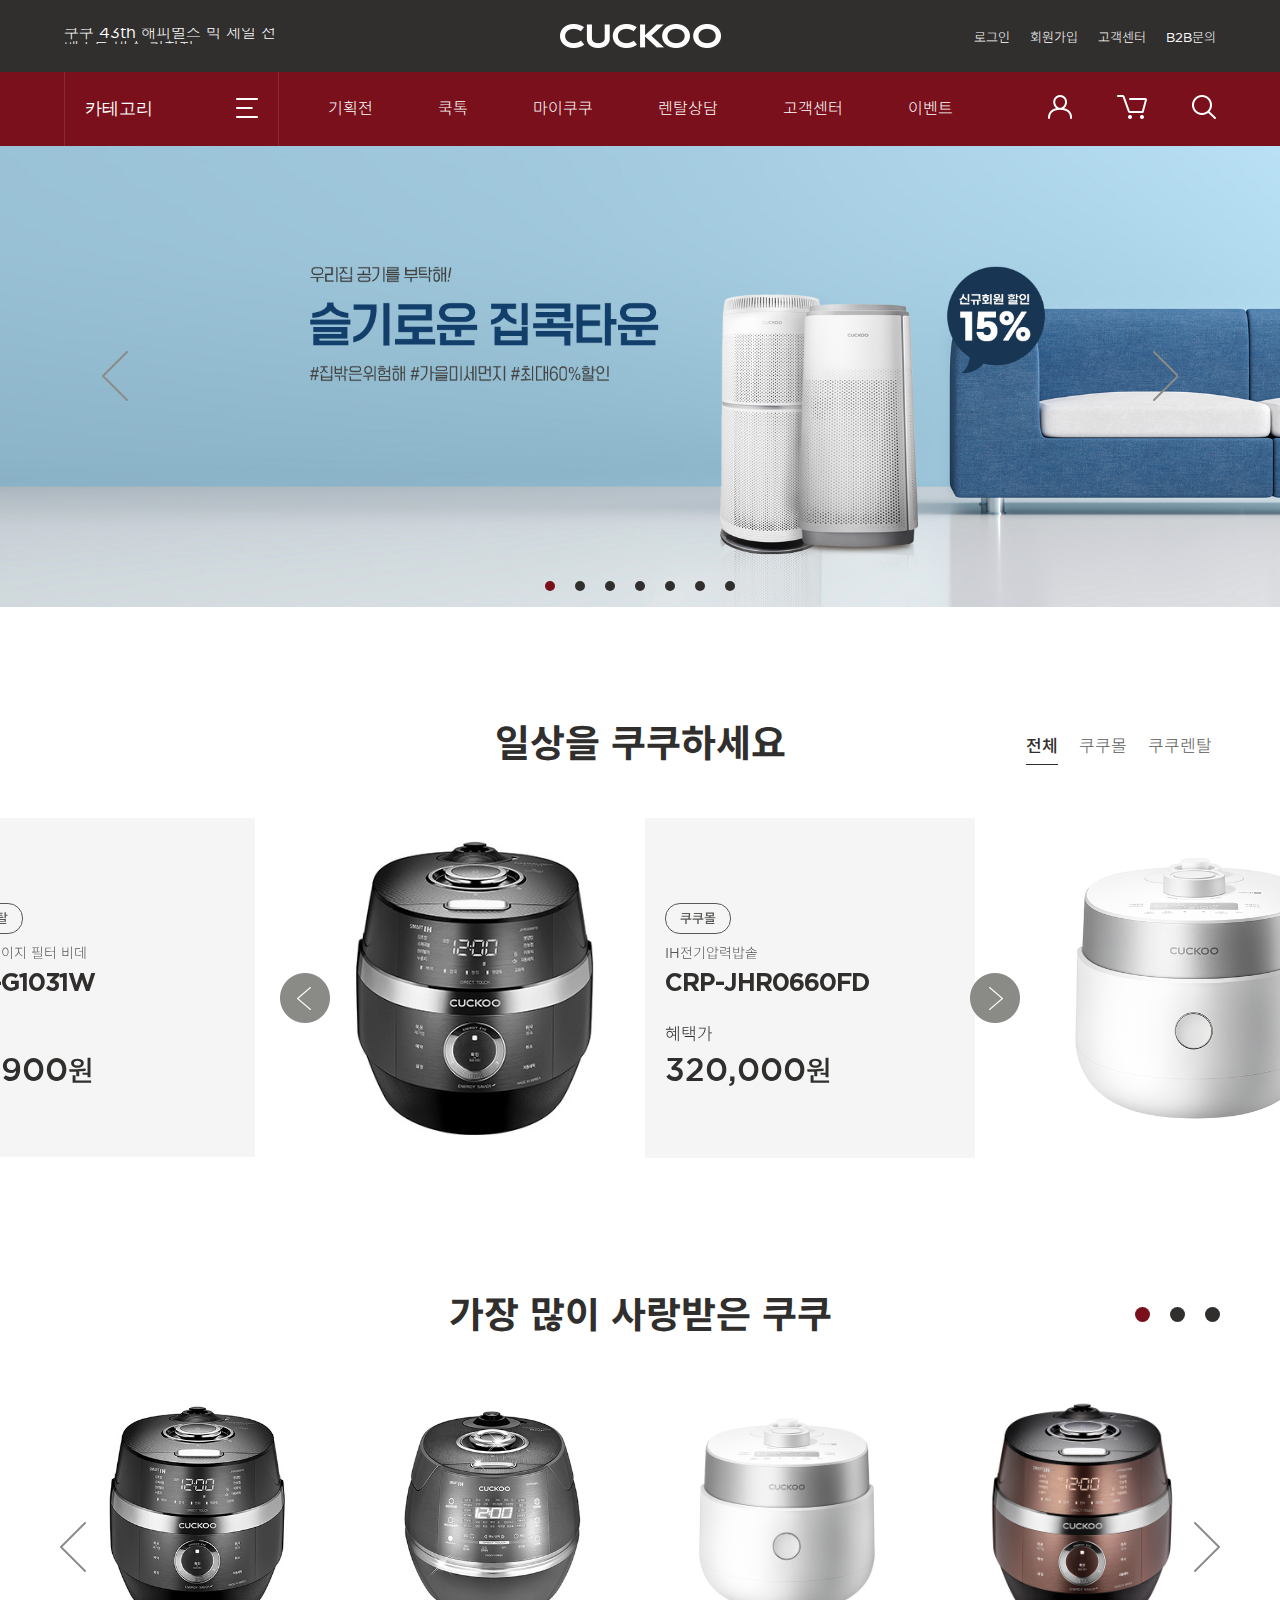
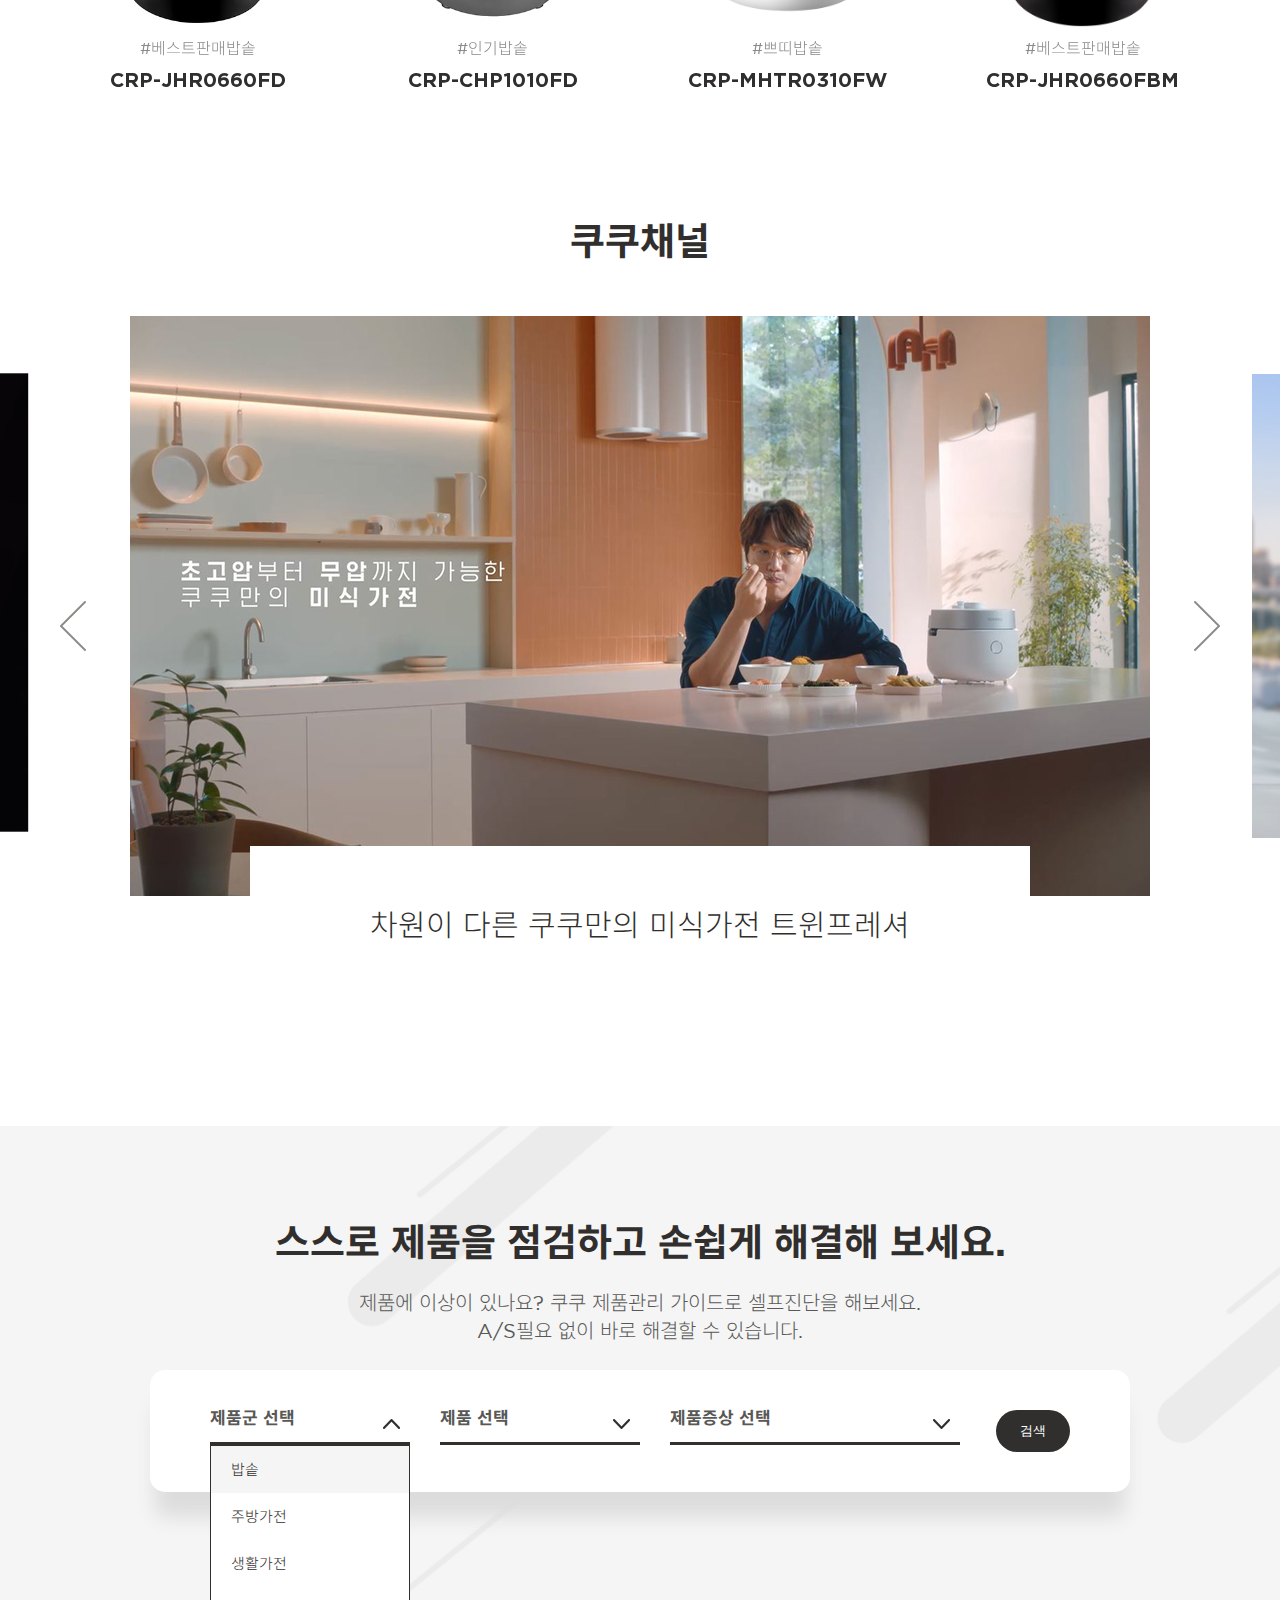
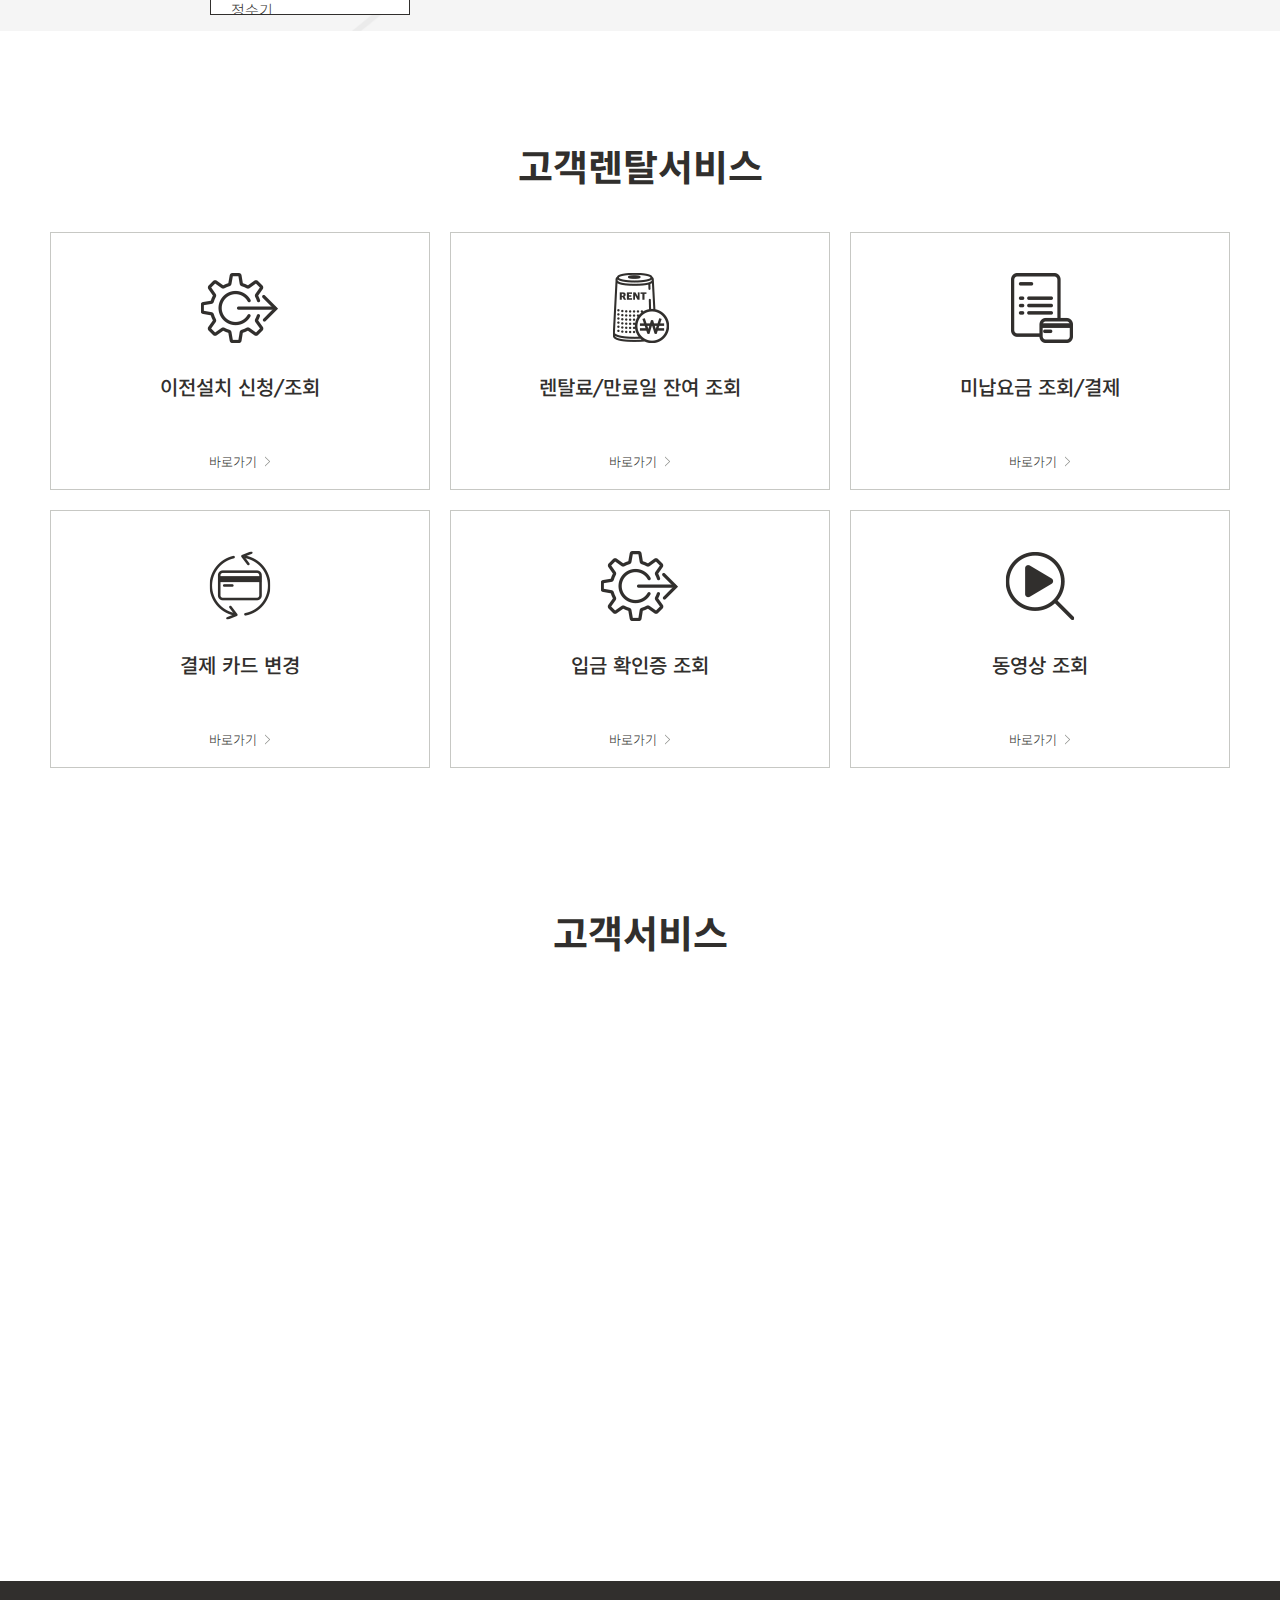
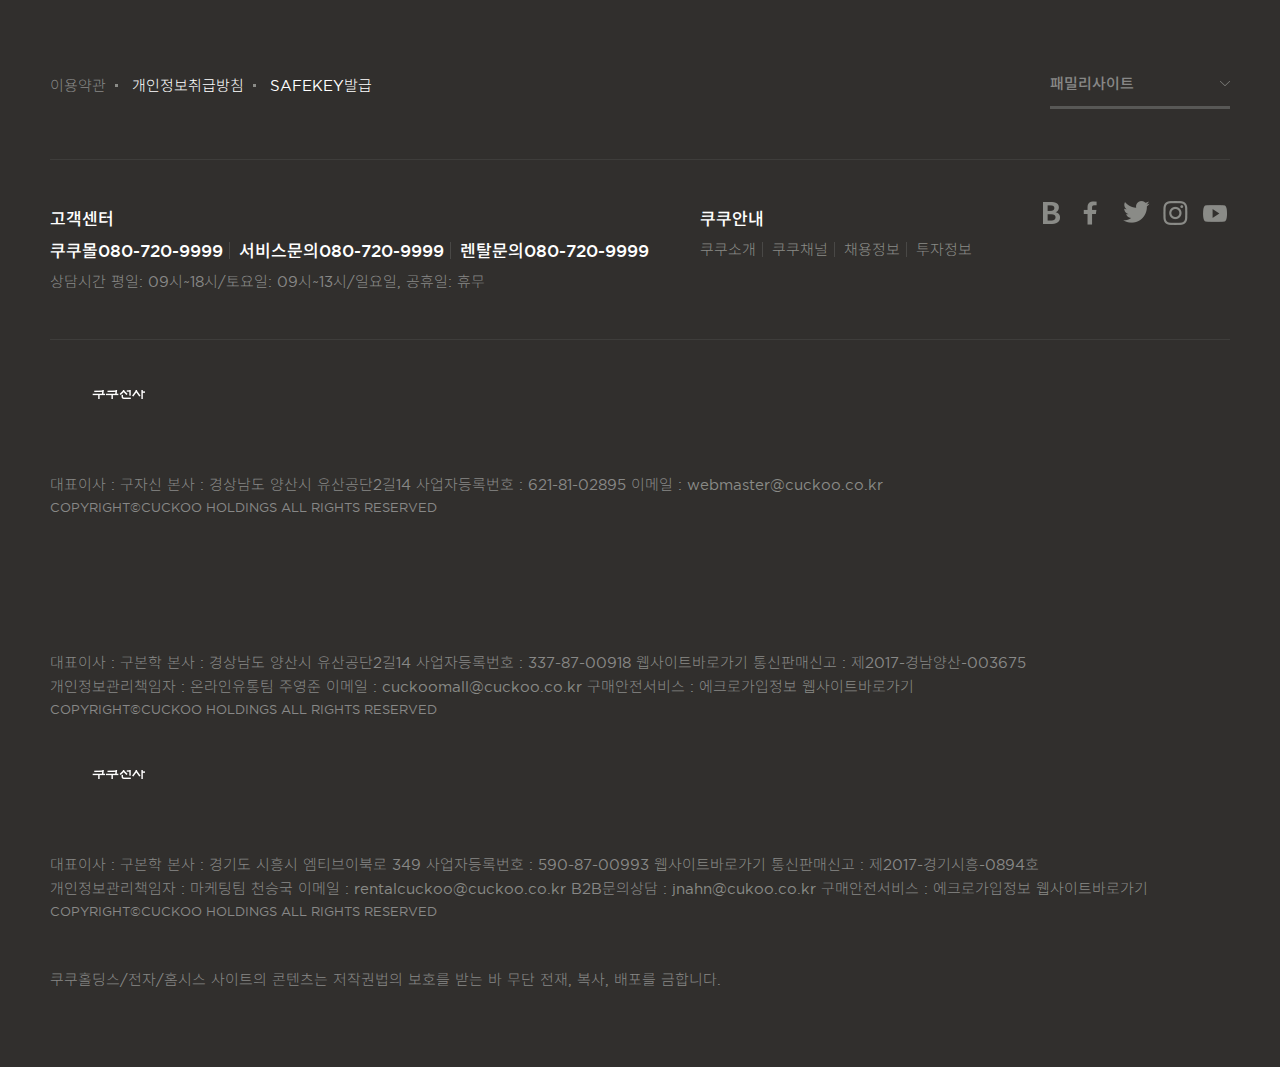
<file: class/cuckoo/index.html>
<!DOCTYPE html>
<html lang="en">
<head>
	<meta charset="UTF-8">
	<meta name="viewport" content="width=device-width, initial-scale=1.0">
	<meta name="Description" content="종합생활가전 브랜드 쿠쿠의 '감동 테그놀로지'. 밥솥부터 공기청정기, 정수기까지 쿠쿠몰에서 만나보세요.
">
	<meta name="Author" content="CUCKOO">
	<meta name="Keywoerds"content="쿠쿠밥솥,쿠쿠인덕션,쿠쿠인덕션레인지,쿠쿠블렌더,쿠쿠식기세척기,쿠쿠전자레인지,쿠쿠공기청정기,쿠쿠비데,쿠쿠무선청소기,쿠쿠정수기
">
	<meta http-equiv="X-UA-Conpatible" content="ie=edge">
	<title>CUCKOO</title>
    <meta property="og:title" content="CUCKOO">
    <meta property="og:image" content="https://www.cuckoo.co.kr/upload_cuckoo/_bo_rep/channel/file_4782c4ee-c73d-4ed0-a2d6-1144e9712aa5.jpg
">
    <meta property="og:url" content="http//www.cuckoo.co.kr/">
    <meta property="og:type" content="website">
    <meta property="og:description" content="종합생활가전 브랜드 쿠쿠의 '감동 테그놀로지'. 밥솥부터 공기청정기, 정수기까지 쿠쿠몰에서 만나보세요.">
    <link rel="canonical" href="http//www.cuckoo.co.kr/">
    <!--정식으로 사용하는 표준페이지 url이다 -->
    <link rel="shortcut icon"type="image/x-icon" href="favicon.png">
    <link rel="apple-touch-icon" href="favicon.png">
    <link rel="stylesheet" href="../../css/reset.css">
    <link rel="stylesheet" href="../../css/slick/slick.css">
    <link rel="stylesheet" href="css/font.css">
    <link rel="stylesheet" href="css/header.css">
    <link rel="stylesheet" href="css/main.css">
    <link rel="stylesheet" href="css/footer.css">
    <script src="../../js/jquery-3.6.0.min.js"></script>
    <script src="../../js/slick/slick.min.js"></script>
    <script src="../../js/vticker/jquery.vticker-min.js"></script>
    </head>
    <body>
        <div id= "skip">
            <a rel="bookmark" href="#contents">cuckoo contents</a>
        </div>
        <div id="wrap">
            <header class="header">
                <div class="h-top">
                    <div class="h-in">
                        <div class="h-left h-list">
                            <ul>
                             <li><a href="#">쿠쿠 43th 해피벌스 빅 세일 전</a></li>
                             <li><a href="#">베스트 밥솥 기획전</a></li>
                             <li><a href="#">트윈프레셔 밥솥 기획전</a></li>
                             <li><a href="#">쿠쿠 주방가전 기획전</a></li>
                             <li><a href="#">쿠쿠 생활가전 기획전</a></li>
                             <li><a href="#">쿠쿠 프리미엄 인덕션 기획전</a></li>
                             <li><a href="#">넬로 펫가전 기획전</a></li>
                             <li><a href="#">공기청정기 필터 기획전</a></li>
                            </ul>
                        </div>
                       <script>
                          $('.h-list').vTicker({
                             showItems: 1,
                             speed: 1000,
                             pause: 2000,
                             mousePause: true
                          });
                       </script>
                       <h1><a href="#"><span class="hidden">cuckoo</span></a></h1>
                       <div class="h-right">
                          <ul>
                             <li><a href="#"><span>로그인</span></a></li>
                             <li><a href="#"><span>회원가입</span></a></li>
                             <li><a href="#"><span>고객센터</span></a></li>
                             <li><a href="#"><span>B2B문의</span></a></li>
                          </ul>
                        </div>
                    </div>
                </div>
                <div class="h-bot">
                    <div class="h-in clearfix">
                        <div class="h-left h-menu">
                          <button><span>카테고리</span></button></a>
                  <div class="depth">
                    <div class="depth-in">
                        <div class="depth-top">
                            <h2>쿠쿠몰</h2>
                            <ul class="list-wrap">
                                <li>
                                    <a href="#"><span>밥솥</span></a>
                                    <div class="sub-list on">
                                        <ul>
                                            <li><a href="#"><span>트윈프레셔밥솥</span></a></li>
                                            <li><a href="#"><span>IH전기압력밥솥</span></a></li>
                                            <li><a href="#"><span>전기압력밥솥</span></a></li>
                                            <li><a href="#"><span>전기보온밥솥</span></a></li>
                                            <li><a href="#"><span>저당밥솥</span></a></li>
                                        </ul>  
                                    </div>
                                </li>
                                <li>
                                    <a href="#"><span>주방가전</span></a>
                                    <div class="sub-list">
                                        <ul>
                                            <li><a href="#"><span>인덕션레인지</span></a></li>
                                            <li><a href="#"><span>식기세척기</span></a></li>
                                            <li><a href="#"><span>블렌더/믹서기</span></a></li>
                                        </ul>  
                                    </div>
                                </li>
                                <li>
                                    <a href="#"><span>생활가전</span></a>
                                    <div class="sub-list">
                                        <ul>
                                            <li><a href="#"><span>공기청정기</span></a></li>
                                            <li><a href="#"><span>비데</span></a></li>
                                            <li><a href="#"><span>무선청소기</span></a></li>
                                        </ul>  
                                    </div>
                                </li>
                                <li>
                                    <a href="#"><span>펫가전/용품</span></a>
                                    <div class="sub-list">
                                        <ul>
                                            <li><a href="#"><span>펫에어드라이룸</span></a></li>
                                            <li><a href="#"><span>급수기</span></a></li>
                                            <li><a href="#"><span>급식기</span></a></li>
                                        </ul>  
                                    </div>
                                </li>
                                <li>
                                    <a href="#"><span>이미용/건강가전</span></a>
                                    <div class="sub-list">
                                        <ul>
                                            <li><a href="#"><span>LED마스크</span></a></li>
                                            <li><a href="#"><span>마스크팩</span></a></li>
                                            <li><a href="#"><span>에센스</span></a></li>
                                        </ul>  
                                    </div>
                                </li>
                                <li>
                                    <a href="#"><span>기타제품</span></a>
                                    <div class="sub-list">
                                        <ul>
                                            <li><a href="#"><span>프라이팬/웍</span></a></li>
                                            <li><a href="#"><span>냄비</span></a></li>
                                            <li><a href="#"><span>텀블러</span></a></li>
                                        </ul>  
                                    </div>
                                </li>
                                <li>
                                    <a href="#"><span>부속품</span></a>
                                    <div class="sub-list">
                                        <ul>
                                            <li><a href="#"><span>패킹</span></a></li>
                                            <li><a href="#"><span>내솥</span></a></li>
                                            <li><a href="#"><span>정수기/필터</span></a></li>
                                        </ul>  
                                    </div>
                                </li>
                            </ul> <!-- 쿠쿠몰 -->
                        </div>
                        <div class="depth-bot">
                            <h2>쿠쿠렌탈</h2>
                            <ul class="list-wrap">
                                <li>
                                    <a href="#"><span>정수기</span></a>
                                    <div class="sub-list">
                                        <ul>
                                            <li><a href="#"><span>냉수</span></a></li>
                                            <li><a href="#"><span>온수</span></a></li>
                                            <li><a href="#"><span>정수</span></a></li>
                                        </ul>
                                    </div>
                                </li>
                                <li>
                                    <a href="#"><span>공기청정기</span></a>
                                    <div class="sub-list">
                                        <ul>
                                            <li><a href="#"><span>10평형이하</span></a></li>
                                            <li><a href="#"><span>20평형이하</span></a></li>
                                            <li><a href="#"><span>30평형이하</span></a></li>
                                        </ul>
                                    </div>
                                </li>
                                <li>
                                    <a href="#">비데</a>
                                    <div class="sub-list">
                                        <ul>
                                            <li><a href="#"><span>전기분해살균</span></a></li>
                                            <li><a href="#"><span>버플 세정</span></a></li>
                                            <li><a href="#"><span>UV 살균</span></a></li>
                                        </ul>
                                    </div>
                                </li>
                                <li>
                                    <a href="#">매트리스/프레임</a>
                                    <div class="sub-list">
                                        <ul>
                                            <li><a href="#"><span>SS</span></a></li>
                                            <li><a href="#"><span>Q</span></a></li>
                                            <li><a href="#"><span>K</span></a></li>
                                        </ul>
                                    </div>
                                </li>
                                <li>
                                    <a href="#">기타제품</a>
                                    <div class="sub-list">
                                        <ul>
                                            <li><a href="#"><span>버블클렌져</span></a></li>
                                            <li><a href="#"><span>POU정수필터</span></a></li>
                                            <li><a href="#"><span>안마의자</span></a></li>
                                        </ul>
                                    </div>
                                </li>
                            </ul>
                        </div>
                    </div>
                  </div>
               </div>
               <nav>
                  <h2 class="hidden">cuckoo사이트맵</h2>
                  <ul>
                     <li><a href="#">기획전</a></li>
                     <li><a href="#">쿡톡</a></li>
                     <li><a href="#">마이쿠쿠</a></li>
                     <li><a href="#">렌탈상담</a></li>
                     <li><a href="#">고객센터</a></li>
                     <li><a href="#">이벤트</a></li>
                  </ul>
               </nav>
               <div class="h-right">
                  <ul>
                     <li class="my"><button><span class="hidden">마이페이지</span></button></li>
                     <li class="cart"><button><span class="hidden">장바구니</span></button></li>
                     <li class="search"><button><span class="hidden">돋보기</span></button></li>
                  </ul>
               </div>
            </div>
         </div>
      </header>
      <script>
          $(function() {
            $(window).scroll(function() {
                var sTop = $(window).scrollTop();
                $('header').addClass('active');
                console.log(sTop)
                if(sTop == 0) {
                    $('header').removeClass('active');
                }
            });

            $('.').on('click', function() {
                $('.').toggleClass('on');
            });

            $('.list-wrap > li > a').on('mouseenter focus', function() {
                $('.list-wrap .sub-list').removeClass('on');
                $(this).siblings('div').addClass('on');
            });

          });

      </script>
            <div id="container">
                <div class="cuckoo-slide">
                    <div class="cuckoo-bg" style="background-image: url(c-img/images/main/main01.jpg);">
                        <a href="#">
                            <span>test</span>
                        </a>
                    </div>
                    <div class="cuckoo-bg" style="background-image: url(c-img/images/main/main02.jpg);">
                        <a href="#">
                            <span>test</span>
                        </a>
                    </div>
                    <div class="cuckoo-bg" style="background-image: url(c-img/images/main/main03.jpg);">
                        <a href="#">
                            <span>test</span>
                        </a>
                    </div>
                    <div class="cuckoo-bg" style="background-image: url(c-img/images/main/main04.jpg);">
                        <a href="#">
                            <span>test</span>
                        </a>
                    </div>
                    <div class="cuckoo-bg" style="background-image: url(c-img/images/main/main05.jpg);">
                        <a href="#">
                            <span>test</span>
                        </a>
                    </div>
                    <div class="cuckoo-bg" style="background-image: url(c-img/images/main/main06.jpg);">
                        <a href="#">
                            <span>test</span>
                        </a>
                    </div>
                    <div class="cuckoo-bg" style="background-image: url(c-img/images/main/main07.jpg);">
                        <a href="#">
                            <span>test</span>
                        </a>
                    </div>
                </div>
                <script>
                    $('.cuckoo-slide').slick({
                        dots: true,
                        autoplay: true,
                        autoplayspeed: 3000
                    });
                </script>
                <section id="contents" class="sec-wrap pro-box">
                    <h2 class="tit">일상을 쿠쿠하세요</h2>
                    <div class="right-tab">
                        <ul>
                            <li class="on"><a href="#;"><span>전체</span></a></li>
                            <li><a href="#;"><span>쿠쿠몰</span></a></li>
                            <li><a href="#;"><span>쿠쿠렌탈</span></a></li>
                        </ul>
                    </div>
                    <div class="product-slide">
                        <div class="product-box" data-filter="M">
                            <a href="#">
                                <span><img src="c-img/upload_cuckoo/product/CRP-JHR0660FD_400.jpg" alt=""></span>
                            </a>
                            <div class="product-txt">
                                <span>쿠쿠몰</span>
                                <a href="#"><P class="category">IH전기압력밥솥</P></a>
                                <a href="#"><P class="name">CRP-JHR0660FD</P></a>
                                <a href="#">
                                    <P class="sale">혜택가</P>
                                    <P class="price">320,000<span>원</span></P>
                                </a>
                            </div>
                        </div>
                        <div class="product-box" data-filter="M">
                            <a href="#">
                                <span><img src="c-img/upload_cuckoo/product/990922b2-5edd-4bec-972b-97781fbe8b6b.png" alt=""></span>
                            </a>
                            <div class="product-txt">
                                <span>쿠쿠몰</span>
                                <a href="#"><P class="category">IH전기압력밥솥</P></a>
                                <a href="#"><P class="name">CRP-MHTR0310FW</P></a>
                                <a href="#">
                                    <P class="sale">혜택가</P>
                                    <P class="price">440,000<span>원</span></P>
                                </a>
                            </div>
                        </div>
                        <div class="product-box" data-filter="M">
                            <a href="#">
                                <span><img src="c-img/upload_cuckoo/product/CRP-LHTR0610FW_400.jpg" alt=""></span>
                            </a>
                            <div class="product-txt">
                                <span>쿠쿠몰</span>
                                <a href="#"><P class="category">IH전기압력밥솥</P></a>
                                <a href="#"><P class="name">CRP-LHTR0610FWM</P></a>
                                <a href="#">
                                    <P class="sale">혜택가</P>
                                    <P class="price">489,000<span>원</span></P>
                                </a>
                            </div>
                        </div>
                        <div class="product-box" data-filter="M">
                            <a href="#">
                                <span><img src="c-img/upload_cuckoo/product/CRP-CHP1010FD_400.jpg" alt=""></span>
                            </a>
                            <div class="product-txt">
                                <span>쿠쿠몰</span>
                                <a href="#"><P class="category">IH전기압력밥솥</P></a>
                                <a href="#"><P class="name">CRP-CHP1010FD</P></a>
                                <a href="#">
                                    <P class="sale">혜택가</P>
                                    <P class="price">300,000<span>원</span></P>
                                </a>
                            </div>
                        </div>
                        <div class="product-box" data-filter="M">
                            <a href="#">
                                <span><img src="c-img/upload_cuckoo/product/CRP-EHS0320FW_400.jpg" alt=""></span>
                            </a>
                            <div class="product-txt">
                                <span>쿠쿠몰</span>
                                <a href="#"><P class="category">IH전기압력밥솥</P></a>
                                <a href="#"><P class="name">CRP-EHS0320FW</P></a>
                                <a href="#">
                                    <P class="sale">혜택가</P>
                                    <P class="price">258,000<span>원</span></P>
                                </a>
                            </div>
                        </div>
                        <div class="product-box" data-filter="M">
                            <a href="#">
                                <span><img src="c-img/upload_cuckoo/product/CRP-JHR0660FBM.jpg" alt=""></span>
                            </a>
                            <div class="product-txt">
                                <span>쿠쿠몰</span>
                                <a href="#"><P class="category">IH전기압력밥솥</P></a>
                                <a href="#"><P class="name">CRP-JHR0660FBM</P></a>
                                <a href="#">
                                    <P class="sale">혜택가</P>
                                    <P class="price">340,000<span>원</span></P>
                                </a>
                            </div>
                        </div>
                        <div class="product-box" data-filter="M">
                            <a href="#">
                                <span><img src="c-img/upload_cuckoo/product/CRP-KHLR1010FG.png" alt=""></span>
                            </a>
                            <div class="product-txt">
                                <span>쿠쿠몰</span>
                                <a href="#"><P class="category">트윈프레셔 저당밥솥</P></a>
                                <a href="#"><P class="name">CRP-KHLR1010FG</P></a>
                                <a href="#">
                                    <P class="sale">혜택가</P>
                                    <P class="price">658,000<span>원</span></P>
                                </a>
                            </div>
                        </div>
                        <div class="product-box" data-filter="M">
                            <a href="#">
                                <span><img src="c-img/upload_cuckoo/product/CRP-FHR0610FS.png" alt=""></span>
                            </a>
                            <div class="product-txt">
                                <span>쿠쿠몰</span>
                                <a href="#"><P class="category">IH전기압력밥솥</P></a>
                                <a href="#"><P class="name">CRP-FHR0610FS</P></a>
                                <a href="#">
                                    <P class="sale">혜택가</P>
                                    <P class="price">410,000<span>원</span></P>
                                </a>
                            </div>
                        </div>
                        <div class="product-box" data-filter="R">
                            <a href="#">
                                <span><img src="c-img/upload_cuckoo/rental/rental08.png" alt=""></span>
                            </a>
                            <div class="product-txt">
                                <span>쿠쿠렌탈</span>
                                <a href="#"><P class="category">ZERO 100</P></a>
                                <a href="#"><P class="name">CP-SS100HW</P></a>
                                <a href="#">
                                    <P class="sale">혜택가</P>
                                    <P class="price"><span>월</span>51,900<span>원</span></P>
                                </a>
                            </div>
                        </div>
                        <div class="product-box" data-filter="R">
                            <a href="#">
                                <span><img src="c-img/upload_cuckoo/rental/rental03.jpg" alt=""></span>
                            </a>
                            <div class="product-txt">
                                <span>쿠쿠렌탈</span>
                                <a href="#"><P class="category">정수기</P></a>
                                <a href="#"><P class="name">CP-TS100S</P></a>
                                <a href="#">
                                    <P class="sale">혜택가</P>
                                    <P class="price"><span>월</span>38,900<span>원</span></P>
                                </a>
                            </div>
                        </div>
                        <div class="product-box" data-filter="R">
                            <a href="#">
                                <span><img src="c-img/upload_cuckoo/rental/rental07.jpg" alt=""></span>
                            </a>
                            <div class="product-txt">
                                <span>쿠쿠렌탈</span>
                                <a href="#"><P class="category">인앤아웃 아이스10'S</P></a>
                                <a href="#"><P class="name">CP-SS011HW</P></a>
                                <a href="#">
                                    <P class="sale">혜택가</P>
                                    <P class="price"><span>월</span>50,900<span>원</span></P>
                                </a>
                            </div>
                        </div>
                        <div class="product-box" data-filter="R">
                            <a href="#">
                                <span><img src="c-img/upload_cuckoo/rental/rental05.png" alt=""></span>
                            </a>
                            <div class="product-txt">
                                <span>쿠쿠렌탈</span>
                                <a href="#"><P class="category">ULTRA 12000</P></a>
                                <a href="#"><P class="name">AC-34U10FWS</P></a>
                                <a href="#">
                                    <P class="sale">혜택가</P>
                                    <P class="price"><span>월</span>49,900<span>원</span></P>
                                </a>
                            </div>
                        </div>
                        <div class="product-box" data-filter="R">
                            <a href="#">
                                <span><img src="c-img/upload_cuckoo/rental/rental02.png" alt=""></span>
                            </a>
                            <div class="product-txt">
                                <span>쿠쿠렌탈</span>
                                <a href="#"><P class="category">인앤아웃 에어 안심 공기청정기</P></a>
                                <a href="#"><P class="name">AC-12X10FW</P></a>
                                <a href="#">
                                    <P class="sale">혜택가</P>
                                    <P class="price"><span>월</span>23,900<span>원</span></P>
                                </a>
                            </div>
                        </div>
                        <div class="product-box" data-filter="R">
                            <a href="#">
                                <span><img src="c-img/upload_cuckoo/rental/rental06.jpg" alt=""></span>
                            </a>
                            <div class="product-txt">
                                <span>쿠쿠렌탈</span>
                                <a href="#"><P class="category">W8200</P></a>
                                <a href="#"><P class="name">AC-25W10FWH</P></a>
                                <a href="#">
                                    <P class="sale">혜택가</P>
                                    <P class="price"><span>월</span>32,900<span>원</span></P>
                                </a>
                            </div>
                        </div>
                        <div class="product-box" data-filter="R">
                            <a href="#">
                                <span><img src="c-img/upload_cuckoo/rental/rental01.jpg" alt=""></span>
                            </a>
                            <div class="product-txt">
                                <span>쿠쿠렌탈</span>
                                <a href="#"><P class="category">비데</P></a>
                                <a href="#"><P class="name">CBT-IS1031RW</P></a>
                                <a href="#">
                                    <P class="sale">혜택가</P>
                                    <P class="price"><span>월</span>24,900<span>원</span></P>
                                </a>
                            </div>
                        </div>
                        <div class="product-box" data-filter="R">
                            <a href="#">
                                <span><img src="c-img/upload_cuckoo/rental/rental04.png" alt=""></span>
                            </a>
                            <div class="product-txt">
                                <span>쿠쿠렌탈</span>
                                <a href="#"><P class="category">인스퓨어 이지 필터 비데</P></a>
                                <a href="#"><P class="name">CBT-G1031W</P></a>
                                <a href="#">
                                    <P class="sale">혜택가</P>
                                    <P class="price"><span>월</span>9,900<span>원</span></P>
                                </a>
                            </div>
                        </div>
                    </div>  <!-- product-slide -->
                </section>
                <script>
                    $('.product-slide').slick({
                        centerMode: true,
                        slidesToShow : 1,
                        variableWidth: true
                    });

                    $('.right-tab li').click(function() {
                        $(this).addClass('on').add().siblings().removeClass('on');

                        const idx = $(this).index();
                        console.log(idx)

                        const filter = (idx == 0) ? "all" : (idx == 1) ? "M" : "R";
                        console.log(filter)

                        $('.product-slide').slick('slickUnfilter');

                        if(filter == "all") {
                            $('.product-slide').slick('slickFilter', function(index, elem) {
                                return true;
                            })
                        } else {
                            $('.product-slide').slick('slickFilter', function(index, elem) {
                                return $(elem).data("filter") == filter;
                            })
                        }

                    })
                </script>
                <section class="sec-wrap best-box min-w">
                    <div class="sec-in">
                        <h2 class="tit">가장 많이 사랑받은 쿠쿠</h2>
                        <div class="best-slide arr-slide">
                            <div class="b-list01">
                                <a href="#">
                                    <figure>
                                        <img src="c-img/upload_cuckoo/product/CRP-JHR0660FD_400.jpg" alt="">
                                        <figcaption>베스트판매밥솥</figcaption>
                                    </figure>
                                </a>
                                <a href="#"><span>CRP-JHR0660FD</span></a>
                            </div>
                            <div class="b-list02">
                                <a href="#">
                                    <figure>
                                        <img src="c-img/upload_cuckoo/product/CRP-CHP1010FD_400.jpg" alt="">
                                        <figcaption>인기밥솥</figcaption>
                                    </figure>
                                </a>
                                <a href="#"><span>CRP-CHP1010FD</span></a>
                            </div>
                            <div class="b-list03">
                                <a href="#">
                                    <figure>
                                        <img src="c-img/upload_cuckoo/product/990922b2-5edd-4bec-972b-97781fbe8b6b.png" alt="">
                                        <figcaption>쁘띠밥솥</figcaption>
                                    </figure>
                                </a>
                                <a href="#"><span>CRP-MHTR0310FW</span></a>
                            </div>
                            <div class="b-list04">
                                <a href="#">
                                    <figure>
                                        <img src="c-img/upload_cuckoo/product/CRP-JHR0660FBM.jpg" alt="">
                                        <figcaption>베스트판매밥솥</figcaption>
                                    </figure>
                                </a>
                                <a href="#"><span>CRP-JHR0660FBM</span></a>
                            </div>
                            <div class="b-list05">
                                <a href="#">
                                    <figure>
                                        <img src="c-img/upload_cuckoo/product/CRP-LHTR0610FW_400.jpg" alt="">
                                        <figcaption>TVCF밥솥</figcaption>
                                    </figure>
                                </a>
                                <a href="#"><span>CRP-LHTR0610FWM</span></a>
                            </div>
                            <div class="b-list06">
                                <a href="#">
                                    <figure>
                                        <img src="c-img/upload_cuckoo/product/CRP-EHS0320FS_400.jpg" alt="">
                                        <figcaption>IH3인용밥솥</figcaption>
                                    </figure>
                                </a>
                                <a href="#"><span>CRP-EHS0320FS</span></a>
                            </div>
                            <div class="b-list07">
                                <a href="#">
                                    <figure>
                                        <img src="c-img/upload_cuckoo/product/CRP-KHLR1010FG.png" alt="">
                                        <figcaption>신제품저당밥솥</figcaption>
                                    </figure>
                                </a>
                                <a href="#"><span>CRP-KHLR1010FG</span></a>
                            </div>
                            <div class="b-list08">
                                <a href="#">
                                    <figure>
                                        <img src="c-img/upload_cuckoo/product/CRP-DHB0660FDM_400.jpg" alt="">
                                        <figcaption>풀스테인리스밥솥</figcaption>
                                    </figure>
                                </a>
                                <a href="#"><span>CRP-DHB0660FDM</span></a>
                            </div>
                            <div class="b-list09">
                                <a href="#">
                                    <figure>
                                        <img src="c-img/upload_cuckoo/rental/rental05.png" alt="">
                                        <figcaption>34평형공기청정기</figcaption>
                                    </figure>
                                </a>
                                <a href="#"><span>AC-34U10FWS</span></a>
                            </div>
                            <div class="b-list10">
                                <a href="#">
                                    <figure>
                                        <img src="c-img/upload_cuckoo/rental/rental01.jpg" alt="">
                                        <figcaption>리모콘비데</figcaption>
                                    </figure>
                                </a>
                                <a href="#"><span>CBT-IS1031RW</span></a>
                            </div>
                            <div class="b-list11">
                                <a href="#">
                                    <figure>
                                        <img src="c-img/upload_cuckoo/rental/rental04.png" alt="">
                                        <figcaption>인기비데</figcaption>
                                    </figure>
                                </a>
                                <a href="#"><span>CBT-G1031W</span></a>
                            </div>
                            <div class="b-list12">
                                <a href="#">
                                    <figure>
                                        <img src="c-img/upload_cuckoo/rental/rental02.jpg" alt="">
                                        <figcaption>25평형공기청정기</figcaption>
                                    </figure>
                                </a>
                                <a href="#"><span>AC-25W10FWH</span></a>
                            </div>
                        </div>
                    </div>
                </section>
                <script>
                    $('.best-slide').slick({
                        slidesToShow: 4,
                        slidesToScroll: 4,
                        dots : true
                    });
                </script>
                <section class="sec-wrap channel-box min-w">
                    <h2 class="tit">쿠쿠채널</h2>
                    <div class="channel-slide arr-slide">
                        <div class="ch-list01">
                            <a href="">
                            <figure><img src="c-img/upload_cuckoo/rep/channel/rep_file_01.jpg" alt=""></figure>
                            </a>
                            <a href="#"><span>차원이 다른 쿠쿠만의 미식가전 트윈프레셔</span></a>
                        </div>
                        <div class="ch-list02">
                            <a href="">
                            <figure><img src="c-img/upload_cuckoo/rep/channel/rep_file_07.jpg" alt=""></figure>
                            </a>
                            <a href="#"><span>100℃ 끓인물 정수기, 이제 끓이는 정수기 시대</span></a>                              
                        </div>
                        <div class="ch-list03">
                            <a href="">
                            <figure><img src="c-img/upload_cuckoo/rep/channel/rep_file_09.jpg" alt=""></figure>
                            </a>
                            <a href="#"><span>얼음의 탑클래스! 쿠쿠 인스퓨어 셀프직수 얼음정수기</span></a>
                        </div>
                        <div class="ch-list04">
                            <a href="">
                            <figure><img src="c-img/upload_cuckoo/rep/channel/rep_file_03.jpg" alt=""></figure>
                            </a>
                            <a href="#"><span>길어진 실내생활 지금 필요한 건<br>인스퓨어 공기청정기</span></a>
                        </div>
                        <div class="ch-list05">
                            <a href="">
                            <figure><img src="c-img/upload_cuckoo/rep/channel/rep_file_01.png" alt=""></figure>
                            </a>
                            <a href="#"><span>쿠쿠 식기세척기<br>최고라고 불리울 수 있는건 단하나!</span></a>
                        </div>
                        <div class="ch-list06">
                            <a href="">
                            <figure><img src="c-img/upload_cuckoo/rep/channel/rep_file_04.png" alt=""></figure>
                            </a>
                            <a href="#"><span>국민청소기 탄생!<br>쿠쿠 인스퓨어 '파워클론' 무선청소기</span></a>
                        </div>
                    </div>   
                </section>
                <script>
                    $('.channel-slide') .slick({
                        centerMode : true,
                        slidesToShow : 1,
                        variableWidth: true
                    })
                </script>
                <section class="sec-wrap self-box min-w">
                    <h2 class="hidden">쿠쿠셀프진단</h2>
                    <div class="self-selectBox">
                        <p>스스로 제품을 점검하고 손쉽게 해결해 보세요.</p>
                        <p>제품에 이상이 있나요? 쿠쿠 제품관리 가이드로 셀프진단을 해보세요.<br>A/S필요 없이 바로 해결할 수 있습니다.</p>
                        <div class="self-select clearfix">
                            <div class="select-box on">
                                <a class="s-tit"><span>제품군 선택</span></a>
                                <ul id="product">
                                    <li class="on"><a href="#"><span>밥솥</span></a></li>
                                    <li><a href="#"><span>주방가전</span></a></li>
                                    <li><a href="#"><span>생활가전</span></a></li>
                                    <li><a href="#"><span>정수기</span></a></li>
                                    <li><a href="#"><span>공기청정기</span></a></li>
                                    <li><a href="#"><span>제습기</span></a></li>
                                    <li><a href="#"><span>비데</span></a></li>
                                    <li><a href="#"><span>안마의자</span></a></li>
                                    <li><a href="#"><span>매트리스</span></a></li>
                                    <li><a href="#"><span>기타</span></a></li>  
                                </ul>
                            </div>
                            <div class="select-box">
                                <a class="s-tit"><span>제품 선택</span></a>
                                 <ul id="product" class="hidden"></ul>
                            </div>
                            <div class="select-box">
                                <a class="s-tit"><span>제품증상 선택</span></a>
                                <ul id="product" class="hidden"></ul>     
                            </div>
                            <button class="self-btn"><span>검색</span></button>
                        </div>
                </section>
                <section class="sec-wrap rental-box min-w">
                <div class="sec-in">
                    <h2 class="tit">고객렌탈서비스</h2>
                    <div class="rental-list">
                        <div class="r-list01">
                            <a href="#"><h3>이전설치 신청/조회</h3></a>
                            <a href="#"><span>바로가기</span></a>
                        </div>
                        <div class="r-list02">
                            <a href="#"><h3>렌탈료/만료일 잔여 조회</h3></a>
                            <a href="#"><span>바로가기</span></a>
                        </div>
                        <div class="r-list03">
                            <a href="#"><h3>미납요금 조회/결제</h3></a>
                            <a href="#"><span>바로가기</span></a>
                        </div>
                        <div class="r-list04">
                            <a href="#"><h3>결제 카드 변경</h3></a>
                            <a href="#"><span>바로가기</span></a>
                        </div>
                        <div class="r-list5">
                            <a href="#"><h3>입금 확인증 조회</h3></a>
                            <a href="#"><span>바로가기</span></a>
                        </div>
                        <div class="r-list06">
                            <a href="#"><h3>동영상 조회</h3></a>
                            <a href="#"><span>바로가기</span></a>
                        </div>
                    </div>                    
                </div>
            </section>
                <section class="sec-wrap service-box min-w">
                    <div class="sec-in">
                        <h2 class="tit">고객서비스</h2>
                        <div class="service-list">
                            <div class="'active">
                                <a href="#">
                                    <img src="c-img/images/main/temp_section05_prd01.png" alt="">
                                </a>
                                <a href="#" class="tit"><h3>서비스센터</h3></a>
                                <a href="#"><p>가까운 서비스 센터에서 빠르게 수리하세요.</p></a>
                            </div>
                            <div>
                                <a href="#">
                                    <img src="c-img/images/main/temp_section05_prd02.png" alt="">
                                </a>
                                <a href="#" class="tit"><h3>쿠쿠매장</h3></a>
                                <a href="#"><P>원하는 매장에서 다양한 제품을 직접 보고 구매하세요.</P></a>
                            </div>
                            <div>
                                <a href="#">
                                    <img src="c-img/images/main/temp_section05_prd03.png" alt="">
                                </a>
                                <a href="#" class="tit"><h3>출장A/S신청</h3></a>
                                <a href="#"><P>전문기사 직접 방문하여 맞춤 서비스를 제공해 드립니다.</P></a>
                            </div>
                        </div>
                    </div>
                </section>
                <script>
                    $(window).scroll(function() {
                        const st = $(window).scrollTop();
                        // console.log(st);
                        const ot = $('.service-box').offset().top -300;
                        console.log(ot)
                        if(st > ot) {
                        $('.service-list > div').addClass('active');
                        }   else {
                        $('.service-list > div').removeClass('active');
                        }
                    })
                </script>
            </div>
            <footer>
                <div class="foot-in">
                    <div class="foot-top f-line">
                        <ul class="top-left ">
                            <li><a href="#"><span>이용약관</span></a></li>
                            <li><a href="#"><strong>개인정보취급방침</strong></a></li>
                            <li><a href="#"><strong>SAFEKEY발급</strong></a></li>
                        </ul>
                        <div class="fm-site">
                            <a href="#"><span>패밀리사이트</span></a>
                            <ul class="fm-depth">
                                <li><a href="#">일본</a></li>
                                <li><a href="#">말레이시아</a></li>
                                <li><a href="#">인도네시아</a></li>
                                <li><a href="#">인도</a></li>
                                <li><a href="#">베트남</a></li>
                                <li><a href="#">중국</a></li>
                                <li><a href="#">쿠쿠사회복지재단</a></li>  
                            </ul>
                        </div>
                    </div>
                    <div class="mid-top f-line clearfix">
                        <div class="mid-left">
                            <strong>고객센터</strong>
                            <ul>
                                <li class="strong">쿠쿠몰<span>080-720-9999</span></li>
                                <li class="strong">서비스문의<span>080-720-9999</span></li>
                                <li class="strong">렌탈문의<span>080-720-9999</span></li>
                            </ul>
                            <p>상담시간 평일: 09시~18시/토요일: 09시~13시/일요일, 공휴일: 휴무</p>
                        </div>
                        <div class="mid-right">
                            <strong>쿠쿠안내</strong>
                            <ul>
                                <li><a href="#"><span>쿠쿠소개</span></a></li>
                                <li><a href="#"><span>쿠쿠채널</span></a></li>
                                <li><a href="#"><span>채용정보</span></a></li>
                                <li><a href="#"><span>투자정보</span></a></li>
                            </ul>
                        </div>
                    </div>
                    <div class="bot-top">
                        <div class="bot-list01">
                            <em>쿠쿠홀딩스</em>
                            <address>
                                <span>대표이사 : 구자신</span>
                                <span>본사 : 경상남도 양산시 유산공단2길14</span>
                                <span>사업자등록번호 : 621-81-02895</span>
                                <span>이메일 : <a href="webmaster@cuckoo.co.kr">webmaster@cuckoo.co.kr</a></span>
                            </address>
                            <p>COPYRIGHT&copy;CUCKOO HOLDINGS ALL RIGHTS RESERVED</p>
                        </div>
                        <div class="bot-list02">
                            <em>쿠쿠전자</em>
                            <address>
                                <span>대표이사 : 구본학</span>
                                <span>본사 : 경상남도 양산시 유산공단2길14</span>
                                <span>사업자등록번호 : 337-87-00918</span>
                                <a href="#" class="web-ico"><span>웹사이트바로가기</span></a>
                                <span>통신판매신고 : 제2017-경남양산-003675</span><br>
                                <span>개인정보관리책임자 : 온라인유통팀 주영준</span>
                                <span>이메일 : <a href="mailto:cuckoomall@cuckoo.co.kr">cuckoomall@cuckoo.co.kr</a></span>
                                <span>구매안전서비스 : 에크로가입정보</span>
                                <a href="#" class="web-ico"><span>웹사이트바로가기</span></a>
                            </address>
                            <p>COPYRIGHT&copy;CUCKOO HOLDINGS ALL RIGHTS RESERVED</p>
                        </div>
                        <div class="bot-list03">
                            <em>쿠쿠홈시스</em>
                            <address>
                                <span>대표이사 : 구본학</span>
                                <span>본사 : 경기도 시흥시 엠티브이북로 349</span>
                                <span>사업자등록번호 : 590-87-00993</span>
                                <a href="#" class="web-ico"><span>웹사이트바로가기</span></a>
                                <span>통신판매신고 : 제2017-경기시흥-0894호</span><br>
                                <span>개인정보관리책임자 : 마케팅팀 천승국</span>
                                <span>이메일 : <a href="malito:rentalcuckoo@cuckoo.co.kr">rentalcuckoo@cuckoo.co.kr</a></span>
                                <span>B2B문의상담 : <a href="malito:jnahn@cukoo.co.kr">jnahn@cukoo.co.kr</a></span>
                                <span>구매안전서비스 : 에크로가입정보</span>
                                <a href="#" class="web-ico"><span>웹사이트바로가기</span></a>
                            </address>
                            <p>COPYRIGHT&copy;CUCKOO HOLDINGS ALL RIGHTS RESERVED</p>
                        </div>
                        <p>쿠쿠홀딩스/전자/홈시스 사이트의 콘텐츠는 저작권법의 보호를 받는 바 무단 전재, 복사, 배포를 금합니다.</p>
                    </div>
                    <ul class="sns">
                        <li><a href="#"><span class="hidden">쿠쿠블로그</span></a></li>
                        <li><a href="#"><span class="hidden">쿠쿠페이스북</span></a></li>
                        <li><a href="#"><span class="hidden">쿠쿠트위터</span></a></li>
                        <li><a href="#"><span class="hidden">쿠쿠인스타그램</span></a></li>
                        <li><a href="#"><span class="hidden">쿠쿠유튜브</span></a></li>       
                    </ul>
                </div>
            </footer>
        </div>
    </body>
    </html>
</file>
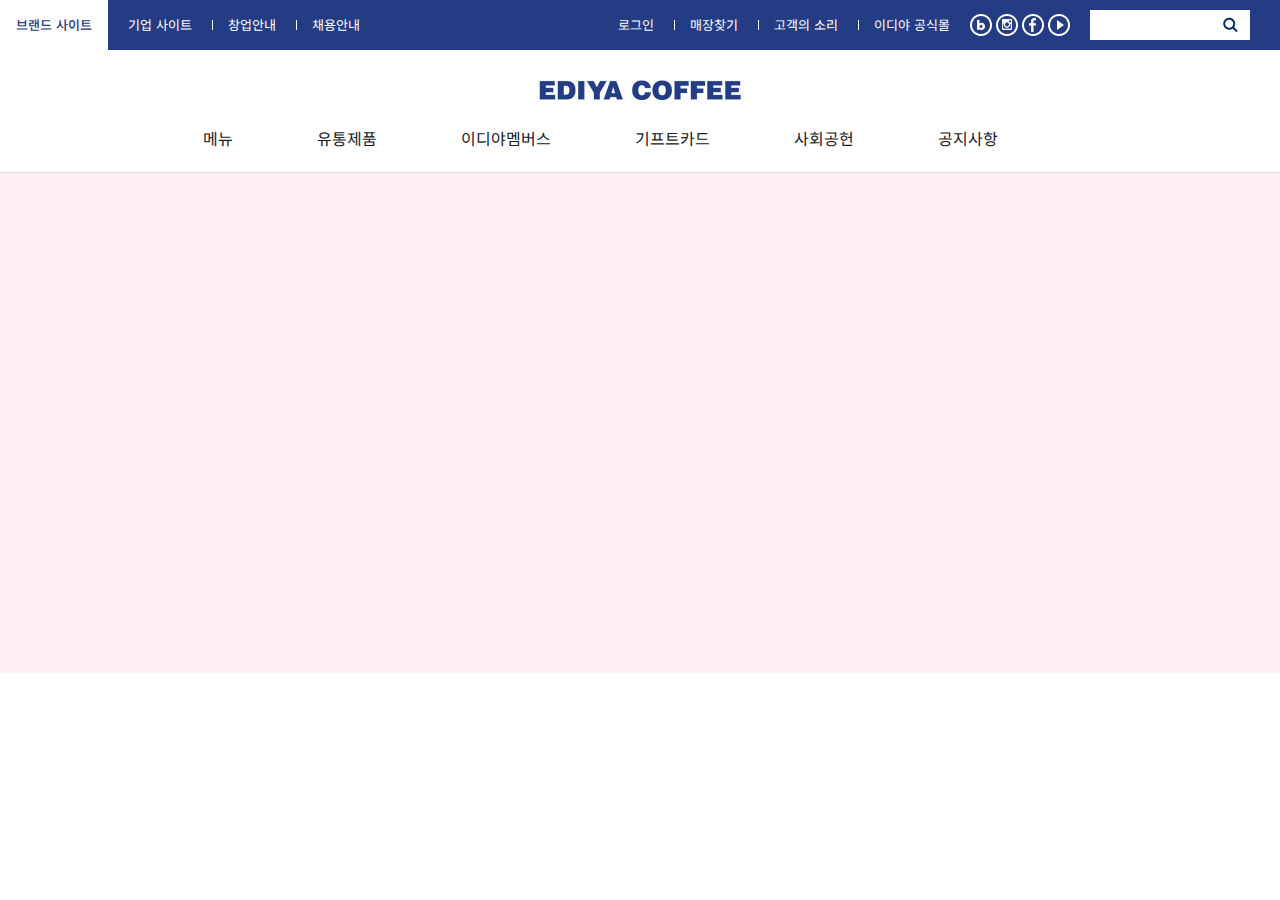
<file: class/ediya/index.html>
<!DOCTYPE html>
<html lang="ko">
<head>
	<meta charset="UTF-8">
	<meta name="viewport" content="width=device-width, initial-scale=1.0">
	<title>EDIYA COFFEE</title>
	<link rel="stylesheet" href="../../css/reset.css">
	<link rel="stylesheet" href="css/header.css">
	<script src="../../js/jquery-3.6.0.min.js"></script>
</head>
<body>
	<div id="wrap">
		<header>
			<div class="top">
				<div class="left">
					<ul>
						<li class="color"><a href="#"><span>브랜드 사이트</span></a></li>
						<li class="line"><a href="#"><span>기업 사이트</span></a></li>
						<li class="line"><a href="#"><span>창업안내</span></a></li>
						<li><a href="#"><span>채용안내</span></a></li>
					</ul>
				</div>
			</div>
			<div class="mid">
				<h1><a href="#"><img src="img/top_logo.gif" alt="ediya coffee"></a></h1>
				<button class="m ham"><span><img src="img/m_nav_btn.gif" alt="menu"></span></button>
			</div>
			<div class="navi">
				<nav>
					<ul class="gnb">
						<li>
							<a href="#"><span>메뉴</span></a>
							<button class="m a-btn"><span class="hidden">더보기</span></button>
							<div class="depth">
								<ul>
									<li><a href="#"><span>음료</span></a></li>
									<li><a href="#"><span>베이커리</span></a></li>
									<li><a href="#"><span>원두</span></a></li>
								</ul>
							</div>
						</li>
						<li>
							<a href="#"><span>유통제품</span></a>
							<button class="m a-btn"><span class="hidden">더보기</span></button>
							<div class="depth">
								<ul>
									<li><a href="#"><span>스틱커피(비니스트)</span></a></li>
									<li><a href="#"><span>커피믹스</span></a></li>
									<li><a href="#"><span>캡슐커피</span></a></li>
									<li><a href="#"><span>컵커피</span></a></li>
								</ul>	
							</div>
						</li>
						<li>
							<a href="#"><span>이디야멤버스</span></a>
							<button class="m a-btn"><span class="hidden">더보기</span></button>
							<div class="depth">
								<ul>
									<li><a href="#"><span>멤버스 소개</span></a></li>
									<li><a href="#"><span>이디야카드</span></a></li>
									<li><a href="#"><span>선물하기</span></a></li>
									<li><a href="#"><span>이디야오더</span></a></li>
									<li><a href="#"><span>FAQ</span></a></li>
								</ul>	
							</div>
						</li>
						<li>
							<a href="#"><span>기프트카드</span></a>
							<button class="m a-btn"><span class="hidden">더보기</span></button>
							<div class="depth">
								<ul>
									<li><a href="#"><span>기프트카드 소개</span></a></li>
									<li><a href="#"><span>잔액 조회</span></a></li>
									<li><a href="#"><span>분실신고/환불신청</span></a></li>
									<li><a href="#"><span>자주하는 질문</span></a></li>
								</ul>
							</div>
						</li>
						<li>
							<a href="#"><span>사회공헌</span></a>
							<button class="m a-btn"><span class="hidden">더보기</span></button>
							<div class="depth">
								<ul>
									<li><a href="#"><span>메이트 희망기금</span></a></li>
									<li><a href="#"><span>캠퍼스 희망기금</span></a></li>
									<li><a href="#"><span>식수위생 캠페인</span></a></li>
									<li><a href="#"><span>이디야의 동행</span></a></li>
									<li><a href="#"><span>기타활동</span></a></li>
								</ul>
							</div>
						</li>
						<li>
							<a href="#"><span>공지사항</span></a>
							<button class="m a-btn"><span class="hidden">더보기</span></button>
							<div class="depth">
								<ul>
									<li><a href="#"><span>이디야 소식</span></a></li>
									<li><a href="#"><span>이벤트</span></a></li>
									<li><a href="#"><span>홈카페 레시피</span></a></li>
									<li><a href="#"><span>대량쿠폰구매</span></a></li>
								</ul>
							</div>
						</li>
						<li class="m">
							<a href="#"><span>매장찾기</span></a>
						</li>
						<li class="right m">
							<div class="search">
								<div class="sh-box">
									<input type="text">
									<button><span class="hidden">찾기</span></button>
								</div>
							</div>
						</li>
					</ul>
					<div class="right">
						<div class="t-menu">
							<a href="#"><span>로그인</span></a>
							<a href="#" class="pc"><span>매장찾기</span></a>
							<a href="#"><span>고객의 소리</span></a>
							<a href="#"><span>이디야 공식몰</span></a>
						</div>
						<div class="sns">
							<a href="#" class="bl"><span class="hidden">blog</span></a>
							<a href="#" class="in"><span class="hidden">instagram</span></a>
							<a href="#" class="fb"><span class="hidden">facebook</span></a>
							<a href="#" class="yt"><span class="hidden">youtube</span></a>
						</div>
						<div class="search pc">
							<div class="sh-box">
								<input type="text">
								<button><span class="hidden">찾기</span></button>
							</div>
						</div>
					</div>
				</nav>
				<button class="m close"><span><img src="img/m_nav_close.png" alt="닫기"></span></button>
			</div>
		</header>
		<script>
			const bw = $(window).width();

			if(bw > 1179) {
				// $('.gnb').on('mouseenter focus', function() {
				// 	$('.gnb').addClass('on');
				// 	$('header').addClass('on');
				// 	$('.depth').on('mouseenter focus', function() {
				// 		$('.gnb > li > a').removeClass('on');
				// 		$(this).siblings('a').addClass('on');
				// 	})
				// });
				$('.gnb').on('mouseleave blur', function() {
					$('.gnb').removeClass('on');
					$('header').removeClass('on');
					$('.gnb > li > a').removeClass('on');
				});
			}

			$('button.ham').on('click focus', function() {
				$('.navi').show();
				$('.right').addClass('on');
			})
			$('button.close').on('click focus', function() {
				$('.navi').hide();
				$('.right').removeClass('on');
			})

			$('.gnb .a-btn').click(function() {
				$(this).parent().toggleClass('on');
			})

			// $(window).resize(function() {
			// 	const bw = $(window).width();

			// 	if(bw > 1179) {
			// 		$('.navi').removeAttr('style');
			// 		$('.gnb').on('mouseenter focus', function() {
			// 			$('.gnb').addClass('on');
			// 			$('header').addClass('on');
			// 			$('.depth').on('mouseenter focus', function() {
			// 				$('.gnb > li > a').removeClass('on');
			// 				$(this).siblings('a').addClass('on');
			// 			})
			// 		});
			// 		$('.gnb').on('mouseleave blur', function() {
			// 			$('.gnb').removeClass('on');
			// 			$('header').removeClass('on');
			// 			$('.gnb > li > a').removeClass('on');
			// 		});
			// 	} else {
			// 		$('.right').removeClass('on');
			// 		$('.gnb').off('mouseenter').off('mouseleave');
			// 		$('.gnb > li').removeClass('on');
			// 	}
			// })
		</script>
		<div id="container"></div>
	</div>
</body>
</html>
</file>
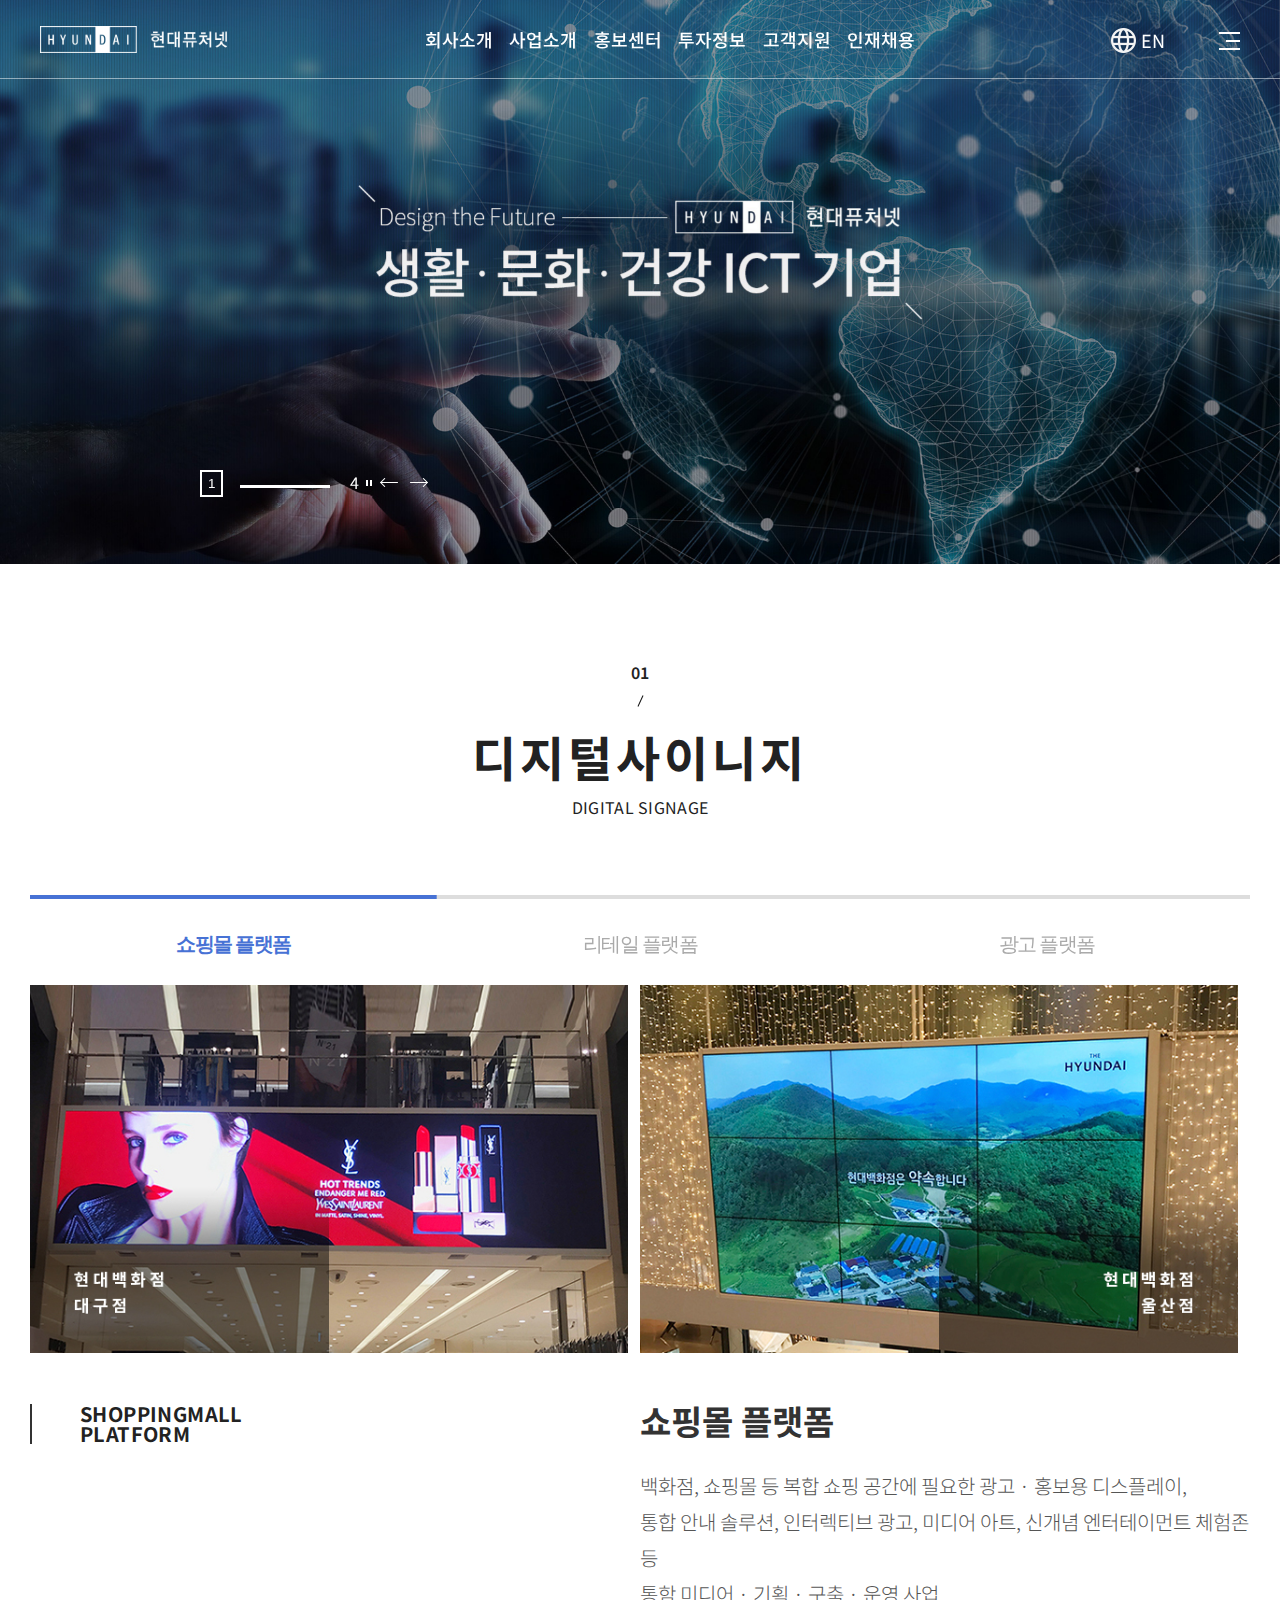
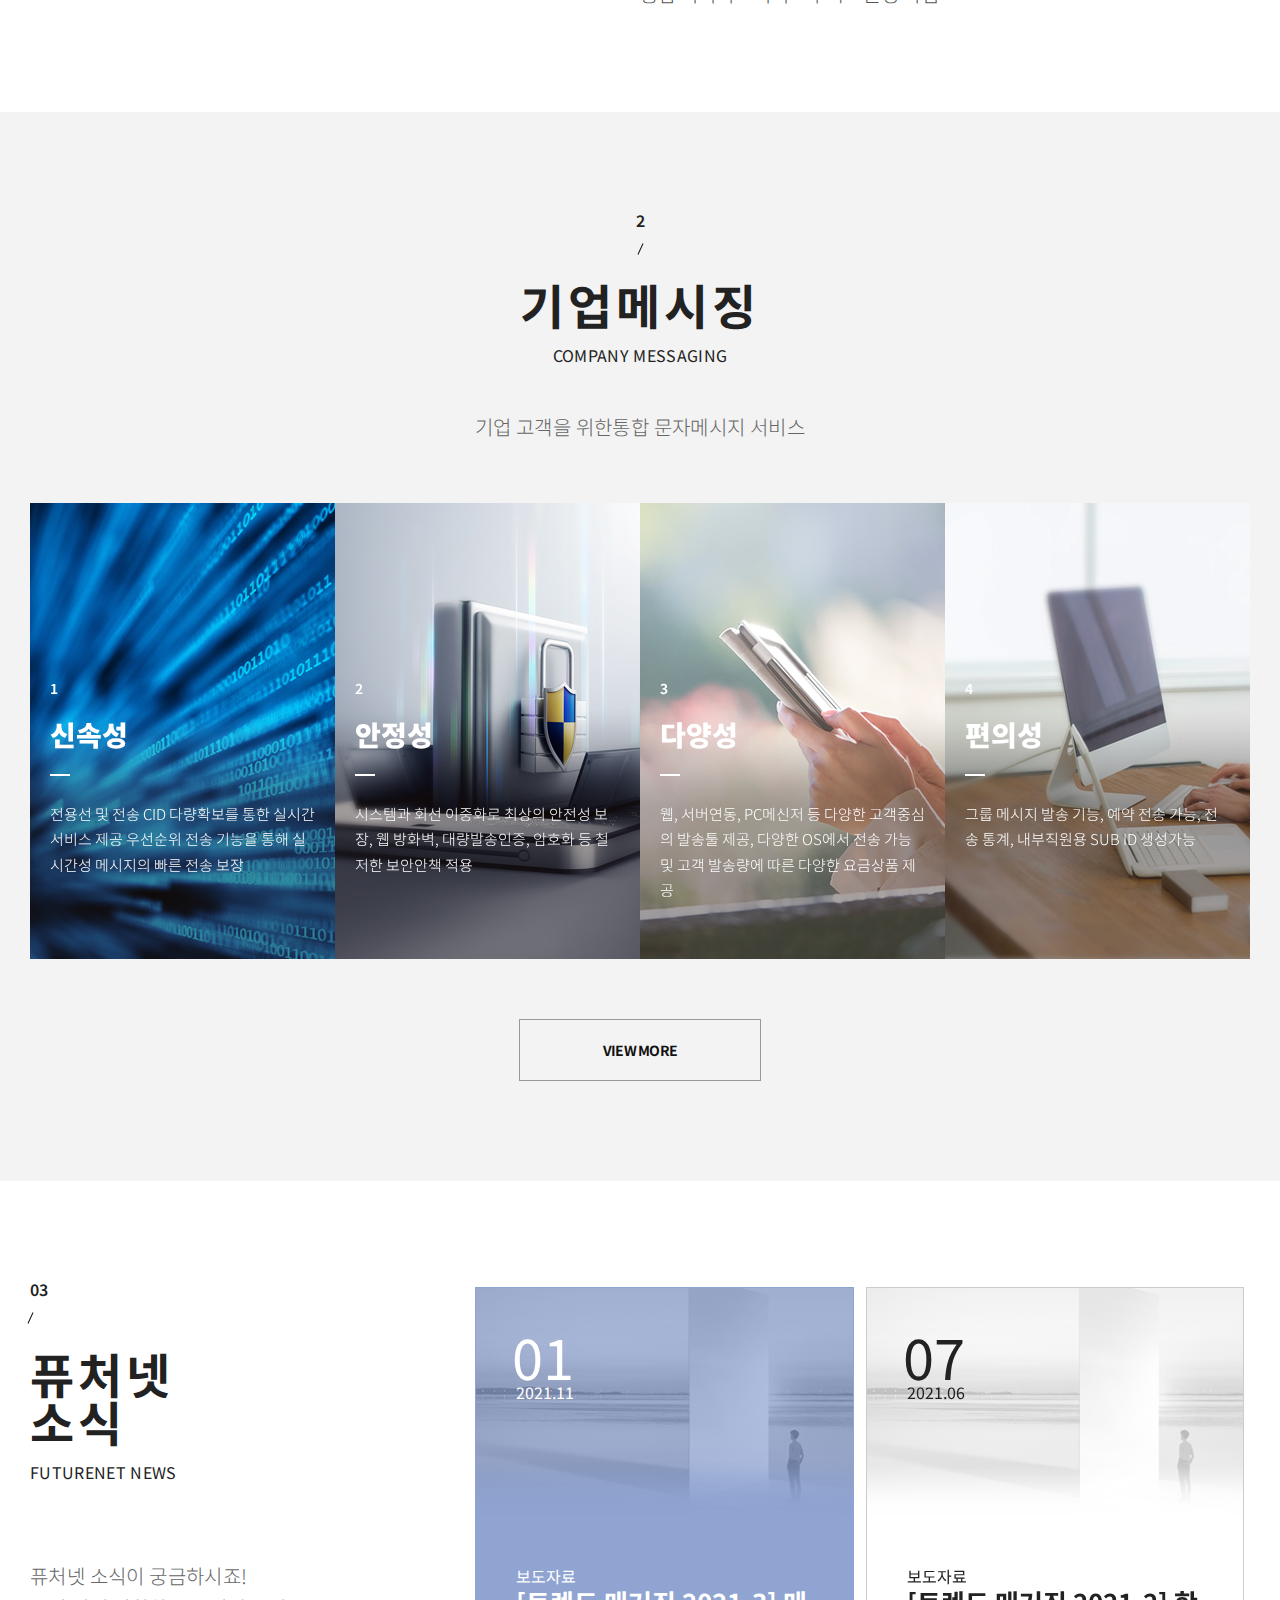
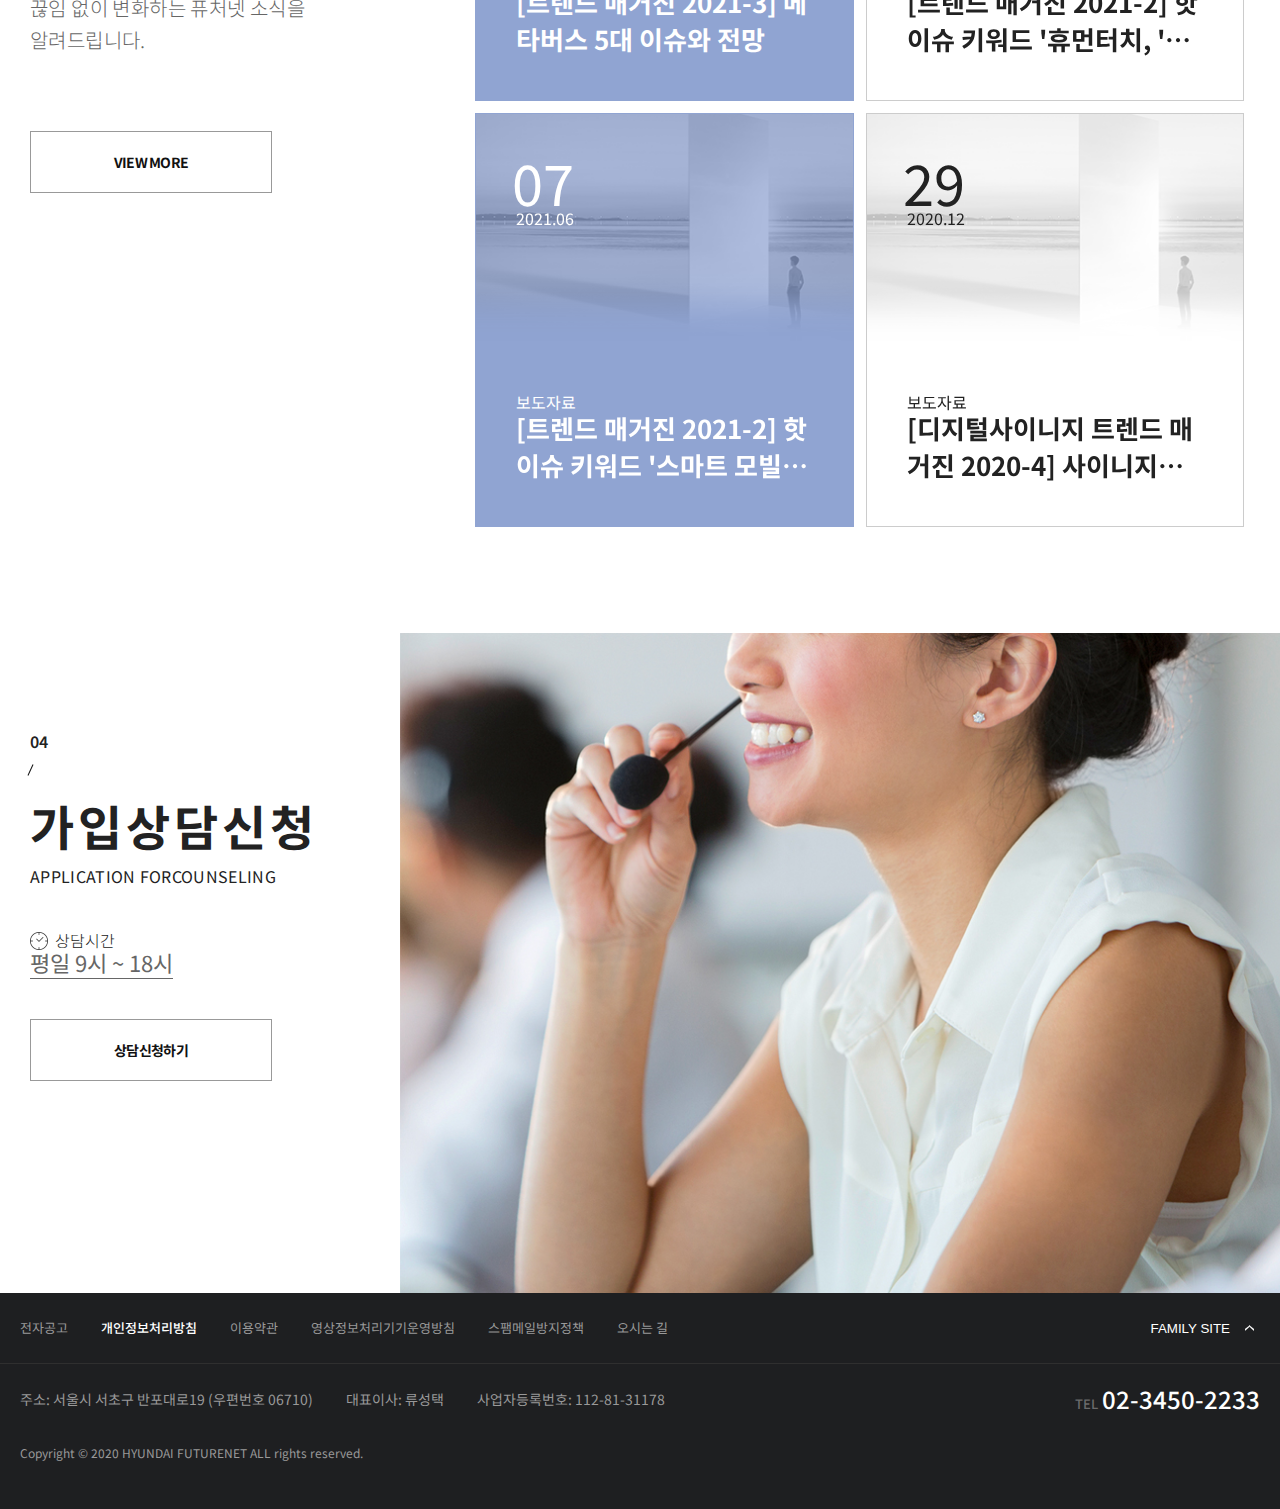
<file: class/hyundai/index.html>
<!DOCTYPE html>
<html lang="en">
<head>
	<meta charset="UTF-8">
	<meta name="viewport" content="width=device-width, initial-scale=1.0">
	<meta name="Description" content="현대퓨처넷은 AI, 빅데이터, 스마트 헬스케어 등 ICT 산업의 최전방에서 고객의 건강하고 즐거운 삶을 만들기 위해 끊임없이 도전하며 혁신을 주도할 것입니다. 모두가 감탄하는 차별화된 혁신을 최우선 가치로 두고, 크리에이티브한 공간 경험을 디자인하여 고객에게 오감이 즐겁고 유익한 디지털 라이프를 선사하겠습니다.">
	<meta name="Author" content="현대퓨처넷">
	<meta name="Keywords" content="AI, 빅데이터, 스마트 헬스케어, ICT, 디지털사이니지, 기업메시징">
	<meta http-equiv="X-UA-Compatible" content="ie=edge">
	<title>현대퓨처넷</title>
	<meta property="og:title" content="현대퓨처넷">
	<meta property="og:image" content="img/og.png">
	<meta property="og:url" content="https://www.hyundaifuturenet.co.kr/">
	<meta property="og:type" content="company">
	<meta property="og:description" content="현대퓨처넷은 AI, 빅데이터, 스마트 헬스케어 등 ICT 산업의 최전방에서 고객의 건강하고 즐거운 삶을 만들기 위해 끊임없이 도전하며 혁신을 주도할 것입니다. 모두가 감탄하는 차별화된 혁신을 최우선 가치로 두고, 크리에이티브한 공간 경험을 디자인하여 고객에게 오감이 즐겁고 유익한 디지털 라이프를 선사하겠습니다.">
	<link rel="canonical" href="https://www.hyundaifuturenet.co.kr/">
	<!-- 정식으로 사용하는 표준페이지 url이다 -->
	<link rel="shortcut icon" type="image/x-icon" href="favicon.ico">
	<link rel="apple-touch-icon" href="favicon.ico">
	<link rel="stylesheet" href="../../css/reset.css">
	<link rel="stylesheet" href="../../css/slick/slick.css">
	<!-- <link rel="stylesheet" href="../../css/slick/slick-theme.css"> -->
	<link rel="stylesheet" href="css/header.css">
	<link rel="stylesheet" href="css/main.css">
	<script src="../../js/jquery-3.6.0.min.js"></script>
	<script src="../../js/slick/slick.min.js"></script>
	<script src="../../js/slick/slick.js"></script>
</head>
<body>
	<div id="wrap">
		<header>
			<div class="h-box">
				<h1 class="logo"><a href="index.html">현대퓨처넷</a></h1>
				<div class="h-wrap">
					<div class="navi">
						<nav>
							<h2 class="hidden">현대퓨처넷 사이트맵</h2>
							<ul class="gnb">
								<li>
									<a href="#"><span>회사소개</span></a>
									<div class="depth">
										<ul>
											<li><a href="#"><span>CEO인사말</span></a></li>
											<li><a href="#"><span>비전</span></a></li>
											<li><a href="#"><span>연혁</span></a></li>
											<li><a href="#"><span>CI소개</span></a></li>
											<li class="plus">
												<a href="#"><span>윤리경영</span></a>
												<div class="sub-depth">
													<ul>
														<li><a href="#"><span>윤리경영안내</span></a></li>
														<li><a href="#"><span>윤리경영규정</span></a></li>
														<li><a href="#"><span>신문고</span></a></li>
													</ul>
												</div>
											</li>
										</ul>
									</div>
								</li>
								<li>
									<a href="#"><span>사업소개</span></a>
									<div class="depth">
										<ul>
											<li class="plus">
												<a href="#"><span>디지털사이니지</span></a>
												<div class="sub-depth">
													<ul>
														<li><a href="#"><span>사업소개</span></a></li>
														<li><a href="#"><span>사업영역</span></a></li>
														<li><a href="#"><span>주요제품</span></a></li>
														<li><a href="#"><span>구축실적</span></a></li>
													</ul>
												</div>	
											</li>
											<li><a href="#"><span>ICT</span></a></li>
											<li><a href="#"><span>기업사이니징</span></a></li>
										</ul>
									</div>
								</li>
								<li>
									<a href="#"><span>홍보센터</span></a>
									<div class="depth auto">
										<ul>
											<li class="plus">
												<a href=""><span>사회공헌</span></a>
												<div class="sub-depth">
													<ul>
														<li><a href="#"><span>사회공헌소개</span></a></li>
														<li><a href="#"><span>공헌활동</span></a></li>
													</ul>
												</div>	
											</li>
											<li><a href=""><span>보도자료</span></a></li>
										</ul>
									</div>
								</li>
								<li>
									<a href="#"><span>투자정보</span></a>
									<div class="depth center">
										<ul>
											<li class="plus">
												<a href=""><span>주식정보</span></a>
												<div class="sub-depth">
													<ul>
														<li><a href="#"><span>주주현황</span></a></li>
														<li><a href="#"><span>배당정보</span></a></li>
													</ul>
												</div>	
											</li>
											<li><a href=""><span>이사회구성</span></a></li>
											<li><a href=""><span>재무구조</span></a></li>
											<li><a href=""><span>기업지배구조</span></a></li>
											<li class="plus">
												<a href=""><span>IR정보</span></a>
												<div class="sub-depth">
													<ul>
														<li><a href="#"><span>IR공시</span></a></li>
														<li><a href="#"><span>IR자료실</span></a></li>
														<li><a href="#"><span>전자공고</span></a></li>
													</ul>
												</div>	
											</li>
										</ul>
									</div>
								</li>
								<li>
									<a href="#"><span>고객지원</span></a>
									<div class="depth right">
										<ul>
											<li><a href=""><span>가입상담신청</span></a></li>
											<li><a href=""><span>공지사항</span></a></li>
											<li><a href=""><span>오시는길</span></a></li>
										</ul>
									</div>
								</li>
								<li>
									<a href="#"><span>인재채용</span></a>
									<div class="depth right">
										<ul>
											<li><a href=""><span>인재상</span></a></li>
											<li><a href=""><span>인사복리 제도</span></a></li>
											<li><a href=""><span>채용공고</span></a></li>
										</ul>
									</div>
								</li>
							</ul>
						</nav>
					</div>
					<div class="mn-wrap">
						<div class="mo m-logo"><a href="#">현대퓨처넷</a></div>
						<div class="lang"><a href="#">EN</a></div>
					</div>
					<button class="mo btn-close"><span class="hidden">메뉴닫기</span></button>
				</div>
				<div class="all-btn">
					<a href="#"><span>전체메뉴열기</span></a>
				</div>
				<div class="site-map">
					<div class="site-map-in">
						<ul class="sitemap-gnb">
							<li>
								<a href="#"><span>회사소개</span></a>
								<div class="sub">
									<ul>
										<li><a href="#"><span>CEO인사말</span></a></li>
										<li><a href="#"><span>비전</span></a></li>
										<li><a href="#"><span>연혁</span></a></li>
										<li><a href="#"><span>CI소개</span></a></li>
										<li class="plus">
											<a href="#"><span>윤리경영</span></a>
											<div class="sub-depth">
												<ul>
													<li><a href="#"><span>윤리경영안내</span></a></li>
													<li><a href="#"><span>윤리경영규정</span></a></li>
													<li><a href="#"><span>신문고</span></a></li>
												</ul>
											</div>
										</li>
									</ul>
								</div>
							</li>
							<li>
								<a href="#"><span>사업소개</span></a>
								<div class="sub">
									<ul>
										<li class="plus">
											<a href="#"><span>디지털사이니지</span></a>
											<div class="sub-depth">
												<ul>
													<li><a href="#"><span>사업소개</span></a></li>
													<li><a href="#"><span>사업영역</span></a></li>
													<li><a href="#"><span>주요제품</span></a></li>
													<li><a href="#"><span>구축실적</span></a></li>
												</ul>
											</div>
										</li>
										<li><a href="#"><span>ICT</span></a></li>
										<li><a href="#"><span>기업사이니징</span></a></li>
									</ul>
								</div>
							</li>
							<li>
								<a href="#"><span>홍보센터</span></a>
								<div class="sub">
									<ul>
										<li class="plus">
											<a href=""><span>사회공헌</span></a>
											<div class="sub-depth">
												<ul>
													<li><a href="#"><span>사회공헌소개</span></a></li>
													<li><a href="#"><span>공헌활동</span></a></li>
												</ul>
											</div>
										</li>
										<li><a href=""><span>보도자료</span></a></li>
									</ul>
								</div>
							</li>
							<li>
								<a href="#"><span>투자정보</span></a>
								<div class="sub">
									<ul>
										<li class="plus">
											<a href=""><span>주식정보</span></a>
											<div class="sub-depth">
												<ul>
													<li><a href="#"><span>주주현황</span></a></li>
													<li><a href="#"><span>배당정보</span></a></li>
												</ul>
											</div>
										</li>
										<li><a href=""><span>이사회구성</span></a></li>
										<li><a href=""><span>재무구조</span></a></li>
										<li><a href=""><span>기업지배구조</span></a></li>
										<li class="plus">
											<a href=""><span>IR정보</span></a>
											<div class="sub-depth">
												<ul>
													<li><a href="#"><span>IR공시</span></a></li>
													<li><a href="#"><span>IR자료실</span></a></li>
													<li><a href="#"><span>전자공고</span></a></li>
												</ul>
											</div>
										</li>
									</ul>
								</div>
							</li>
							<li>
								<a href="#"><span>고객지원</span></a>
								<div class="sub">
									<ul>
										<li><a href=""><span>가입상담신청</span></a></li>
										<li><a href=""><span>공지사항</span></a></li>
										<li><a href=""><span>오시는길</span></a></li>
									</ul>
								</div>
							</li>
							<li>
								<a href="#"><span>인재채용</span></a>
								<div class="sub">
									<ul>
										<li><a href=""><span>인재상</span></a></li>
										<li><a href=""><span>인사복리 제도</span></a></li>
										<li><a href=""><span>채용공고</span></a></li>
									</ul>
								</div>
							</li>
						</ul>
					</div>
					<button class="site-close"><span class="hidden">닫기</span></button>
				</div>
			</div>
		</header>
		<script>
			const bsWidth = $(window).width();			

			if(bsWidth > 899) {
				$('.gnb > li').on('mouseenter focus', function() {
					$(this).addClass('on');
					$('header').addClass('on');
				}).on('mouseleave blur', function() {
					$(this).removeClass('on');
					$('header').removeClass('on');
				})

				$('.all-btn').on('click', function() {
					$('.site-map').stop().slideDown(400)
				})
				$('.site-close').on('click', function() {
					$('.site-map').stop().slideUp(400)	
				})
			}else {
				$('.all-btn').on('click focus', function() {
					$('header').addClass('on');
					$('.site-map').stop().slideUp(400);
				});
			}

			$('.btn-close').on('click focus', function() {
				$('header').removeClass('on');
				$('.gnb li').removeClass('on');
			})

			$('.gnb li > a').click(function(e){
				e.preventDefault();
				$(this).parent().toggleClass('on');
			}) 

			$(window).resize(function() {
				const bsWidth = $(window).width();
				console.log(bsWidth);

				if(bsWidth > 899) {
					$('.gnb > li').on('mouseenter focus', function() {
						$(this).addClass('on');
						$('header').addClass('on');
					}).on('mouseleave blur', function() {
						$(this).removeClass('on');
						$('header').removeClass('on');
					})

					$('.all-btn').on('click', function() {
						$('.site-map').stop().slideDown(400)
						$('header').removeClass('on');
					})
					$('.site-close').on('click', function() {
						$('.site-map').stop().slideUp(400)	
					})
				}else {
					$('.gnb > li').off('mouseenter').off('mouseleave');
					$('header').add('.gnb > li').removeClass('on');
					$('.site-map').attr('style', '');
					$('.all-btn').on('click focus', function() {
						$('header').addClass('on');
						$('.site-map').stop().slideUp(400);
					});
				}
			})
		</script>
		<div id="container">
			<div class="main-sec">
				<div class="main-slider">
					<div class="m-slide01">
						<img src="images/m-mainimg01.jpg" alt="현대퓨처넷">
					</div>
					<div class="m-slide02">
						<img src="images/m-mainimg02.jpg" alt="현대퓨처넷">
					</div>
					<div class="m-slide03">
						<img src="images/m-mainimg03.jpg" alt="현대퓨처넷">
					</div>
					<div class="m-slide04">
						<img src="images/m-mainimg04.jpg" alt="현대퓨처넷">
					</div>
				</div>
				<span class="num">4</span>
				<button class="pause slide-btn"><span>일시정지</span></button>
				<button class="play slide-btn"><span>재생</span></button>
				<div class="m-scrollbar">
					<div class="m-bar m-ani"></div>
				</div>
			</div>
			<script>
				$('.main-slider').slick({
					infinite: false,
					autoplay: false,
					autoplaySpeed: 4000,
					fade: true,
					dots: true,
					dotsClass: 'slick-test'
				});

				$('.main-slider.slick-slider').on('afterChange', function() {
					$('.m-bar').addClass('m-ani');

				})
				$('.main-slider.slick-slider').on('beforeChange', function() {
					$('.m-bar').removeClass('m-ani');
				})	

				$('.slick-arrow').on('click', function() {
					$('.main-slider').slick('slickPlay');
					$('.m-bar').removeClass('off');
					$('.pause').show();
					$('.play').hide();
				})			
				
				$('.pause').on('click', function() {
					$(this).hide();
					$('.play').show();
					$('.main-slider').slick('slickPause');
					$('.m-bar').addClass('off');
				})

				$('.play').on('click', function() {
					$(this).hide();
					$('.pause').show();
					$('.main-slider').slick('slickPlay');
					$('.m-bar').removeClass('off');
				})
			</script>
			<section class="ds-wrap pd-wrap">
				<div class="tit-wrap">
					<span>01</span>
					<h2>디지털사이니지</h2>
					<p>DIGITAL SIGNAGE</p>
				</div>
				<div class="ds-box sc-box">
					<ul>
						<li class="ds-list ds-list01 on">
							<button><span>쇼핑몰</span> <span>플랫폼</span></button>
							<div class="ds-slide">
								<div class="thumb">
									<img src="images/formvisual1_1.jpg" alt="쇼핑몰비주얼">
								</div>
								<div class="thumb">
									<img src="images/formvisual1_2.jpg" alt="쇼핑몰비주얼">
								</div>
							</div>
							<div class="ds-txt-box clearfix">
								<p>SHOPPINGMALL<br>PLATFORM</p>
								<div class="ds-txt">
									<h3>쇼핑몰 플랫폼</h3>
									<p>백화점, 쇼핑몰 등 복합 쇼핑 공간에 필요한 광고 · 홍보용 디스플레이,<br>
									   통합 안내 솔루션, 인터렉티브 광고, 미디어 아트, 신개념 엔터테이먼트 체험존 등<br>
									   통함 미디어 · 기획 · 구축 · 운영 사업</p>
								</div>
							</div>
						</li>
						<li class="ds-list ds-list02">
							<button><span>리테일</span> <span>플랫폼</span></button>
							<div class="ds-slide">
								<div class="thumb">
									<img src="images/formvisual2_1.jpg" alt="리테일비주얼">
								</div>
								<div class="thumb">
									<img src="images/formvisual2_2.jpg" alt="리테일비주얼">
								</div>
							</div>
							<div class="ds-txt-box clearfix">
								<p>SHOPPINGMALL<br>PLATFORM</p>
								<div class="ds-txt">
									<h3>리테일 플랫폼</h3>
									<p>프랜차이즈, 소매점 등 매장 공간에서 판매 활성화와 고객 편의<br>
									제공을 위한 디지털 사이니지 서비스 솔루션 개발 사업</p>
								</div>
							</div>
						</li>
						<li class="ds-list ds-list03">
							<button><span>광고</span> <span>플랫폼</span></button>
							<div class="ds-slide">
								<div class="thumb">
									<img src="images/formvisual3_1.jpg" alt="광고비주얼">
								</div>
								<div class="thumb">
									<img src="images/formvisual3_2.jpg" alt="광고비주얼">
								</div>
							</div>
							<div class="ds-txt-box clearfix">
								<p>SHOPPINGMALL<br>PLATFORM</p>
								<div class="ds-txt">
									<h3>광고 플랫폼</h3>
									<p>광고 트렌드에 부합하는 실·내외 공간의 디지털 신규 광고<br>
									플랫폼을 개발하여 새로운 부가가치를 창출하는 사업</p>
								</div>
							</div>
						</li>
					</ul>
				</div>
			</section>
			<script>
				$('.ds-box button').on('click focus', function() {
					$('.ds-box li').removeClass('on');
					$(this).parent().addClass('on');
				})
				$('.ds-slide').slick({
					autoplay: true,
					autoplaySpeed: 2500,
					slidesToShow: 2,
					arrows: false,
					responsive: [{
						breakpoint: 900,
						settings: {
							slidesToShow: 1,
							slidesToScroll: 1,
							centerMode: true,
							centerPadding: '15px',
							dots: true
						}
					}]
				});
			</script>
			<section class="cm-wrap pd-wrap">
				<div class="tit-wrap">
					<span>2</span>
					<h2>기업메시징</h2>
					<p class="txt1">COMPANY MESSAGING</p>
					<p class="txt2">기업 고객을 위한<br>통합 문자메시지 서비스</p>
				</div>
				<div class="cm-box sc-box">
					<div class="cm-slider">
						<div class="item">
							<div class="item-bg1">
								<figure><img src="images/cmvisual1_m.jpg" alt="cmvisual1_m"></figure>
								<div class="txt-wrap">
									<div class="tit">
										<span>1</span>
										<h3>신속성</h3>
									</div>	
									<p class="content">
										전용선 및 전송 CID 다량확보를 통한
										실시간 서비스 제공 우선순위
										전송 기능을 통해 실시간성 메시지의 빠른
										전송 보장
									</p>
								</div>
							</div>
						</div>
						<div class="item">
							<div class="item-bg2">
								<figure><img src="images/cmvisual2_m.jpg" alt="cmvisual2_m"></figure>
								<div class="txt-wrap">
									<div class="tit">
										<span>2</span>
										<h3>안정성</h3>
									</div>	
									<p class="content">
										시스템과 회선 이중화로 최상의
                                    	안전성 보장, 웹 방화벽, 대량발송인증,
                                   		암호화 등 철저한 보안안책 적용 
									</p>
								</div>
							</div>
						</div>
						<div class="item">
							<div class="item-bg3">
								<figure><img src="images/cmvisual3_m.jpg" alt="cmvisual3_m"></figure>
								<div class="txt-wrap">
									<div class="tit">
										<span>3</span>
										<h3>다양성</h3>
									</div>	
									<p class="content">
										웹, 서버연동, PC메신저 등 다양한
                                    	고객중심의 발송툴 제공, 다양한 OS에서
                                    	전송 가능 및 고객 발송량에 따른
                                    	다양한 요금상품 제공
									</p>
								</div>
							</div>
						</div>
						<div class="item">
							<div class="item-bg4">
								<figure><img src="images/cmvisual4_m.jpg" alt="cmvisual4_m"></figure>
								<div class="txt-wrap">
									<div class="tit">
										<span>4</span>
										<h3>편의성</h3>
									</div>	
									<p class="content">
										그룹 메시지 발송 기능, 예약 전송 가능,
										전송 통계, 내부직원용 SUB ID 생성가능 
									</p>
								</div>
							</div>
						</div>
					</div>
				</div>
				<div class="btn">
					<a href="#"><span>VIEW MORE</span></a>
				</div>
			</section>
			<script>
				$('.cm-slider').slick({
               		arrows: false,
               		autoplay: true,
               		autoplaySpeed: 2500,
               		slidesToShow: 4,
               		responsive: [{
                  		breakpoint: 900,
                  		settings: { 
                  			slidesToShow:  2,
                     		slidesToScroll: 2,
                     		dots: true
                  		}
               		}]
            	});
			</script>
		</div>
		<section class="fn-wrap pd-wrap">
			<div class="fn-max">
				<div class="fn-left">
					<div class="tit-wrap">
						<span>03</span>
						<h2>퓨처넷<br>소식</h2>
						<p class="txt1">FUTURENET NEWS</p>
						<p class="txt2">퓨처넷 소식이 궁금하시죠!<br>끊임 없이 변화하는 퓨처넷 소식을<br>알려드립니다.</p>
					</div>
				</div>
				<div class="fn-right">
					<div class="fn-slider">
						<div class="fn-img bg">
							<a href="#">
								<div class="fn-box">
									<figure><img src="images/notice_noImg.png" alt=""></figure>
									<div class="date-wrap">
										<div class="date">01</div>
										<div class="month">2021.11</div>
									</div>
								</div>
								<div class="news-wrap">
									<p class="type">보도자료</p>
									<p class="tit">
										[트렌드 매거진 2021-3] 메타버스 5대 이슈와 전망
									</p>
								</div>
							</a>
						</div>
						<div class="fn-img">
							<a href="#">
								<div class="fn-box">
									<figure><img src="images/notice_noImg.png" alt=""></figure>
									<div class="date-wrap">
										<div class="date">07</div>
										<div class="month">2021.06</div>
									</div>
								</div>
								<div class="news-wrap">
									<p class="type">보도자료</p>
									<p class="tit">
										[트렌드 매거진 2021-2] 핫이슈 키워드 '휴먼터치, '미디어아트 시티'
									</p>
								</div>
							</a>
						</div>
						<div class="fn-img bg">
							<a href="#">
								<div class="fn-box">
									<figure><img src="images/notice_noImg.png" alt=""></figure>
									<div class="date-wrap">
										<div class="date">07</div>
										<div class="month">2021.06</div>
									</div>
								</div>
								<div class="news-wrap">
									<p class="type">보도자료</p>
									<p class="tit">
										[트렌드 매거진 2021-2] 핫이슈 키워드 '스마트 모빌리티, '메타버스'
									</p>
								</div>
							</a>
						</div>
						<div class="fn-img">
							<a href="#">
								<div class="fn-box">
									<figure><img src="images/notice_noImg.png" alt=""></figure>
									<div class="date-wrap">
										<div class="date">29</div>
										<div class="month">2020.12</div>
									</div>
								</div>
								<div class="news-wrap">
									<p class="type">보도자료</p>
									<p class="tit">
										[디지털사이니지 트렌드 매거진 2020-4] 사이니지업계 리뷰 및 2021 전망
									</p>
								</div>
							</a>
						</div>
					</div>
				</div>
			</div>
			<div class="btn">
				<a href="#"><span>VIEW MORE</span></a>
			</div>
		</section>
		<script>
            $(function() {
               $('.fn-slider').slick({
                  slidesToShow: 1,
                  slidesToScroll: 1,
                  rows: 2,
                  arrows: false,
                  slidesPerRow: 2,
                  responsive: [{
                     breakpoint: 900,
                     settings: {
                     	arrows: true,
                        rows: 1,
                        slidesPerRow: 1,
                        slidesToShow: 2,
                     }
                  }]
               })
            })
            // slick.js 파일 체크! 
         </script>
        <section class="ap-wrap pd-wrap">
        	<div class="ap-max">
        		<div class="ap-in">
        			<div class="tit-wrap">
        				<span>04</span>
        				<h2>가입상담신청</h2>
        				<p class="txt1">APPLICATION FOR<br>COUNSELING</p>
        				<div class="cont">
        					<span class="time">상담시간</span>
        					<span class="day">평일 9시 ~ 18시</span>
        				</div>
        			</div>
        			<div class="btn">
        				<a href="#"><span>상담신청하기</span></a>
        			</div>
        		</div>
        	</div>
        </section>
        <footer>
        	<div class="top">
        		<div class="in clearfix">
        			<div class="family-site">
        				<button><span>FAMILY SITE</span></button>
        				<ul class="f-depth"> 
        					<li><a href="#">현대백화점그룹</a></li>
        					<li><a href="#">현대백화점</a></li>
        					<li><a href="#">현대홈쇼핑</a></li>
        					<li><a href="#">현대그린푸드</a></li>
        					<li><a href="#">현대리바트</a></li>
        				</ul>
        			</div>
        			<ul class="link"> 
        				<li><a href="#">전자공고</a></li>
        				<li class="bold"><a href="#">개인정보처리방침</a></li>
        				<li><a href="#">이용약관</a></li>
        				<li><a href="#">영상정보처리기기운영방침</a></li>
        				<li><a href="#">스팸메일방지정책</a></li>
        				<li><a href="#">오시는 길</a></li>
        			</ul>
        		</div>
        	</div>
        	<div class="mid">
        		<div class="in clearfix">
        			<p class="tel bold"><span>TEL</span>02-3450-2233</p>
        			<p class="address">
        				<span>주소: 서울시 서초구 반포대로19 (우편번호 06710)</span>
        				<span>대표이사: 류성택</span>
        				<span>사업자등록번호: 112-81-31178</span>
        			</p>
        		</div>
        	</div>	
        	<div class="in last">
        		<p class="copy">Copyright &copy; 2020 HYUNDAI FUTURENET ALL rights reserved.</p>
        	</div>
        </footer>
        <script>
        	$('.family-site > button').on('click focus', function() {
        		$(this).toggleClass('active');
        	})
        </script>
    </div>
</body>
</html>
</file>
<file: class/cuckoo/css/font.css>
@charset "utf-8";

@import url('https://fonts.googleapis.com/css2?family=Noto+Sans+KR:wght@100;300;400;500;700;900&display=swap');

@font-face {
	font-family: 'Gotham';
	font-weight: 300;
	src: url(../font/gotham-book.woff) format("woff"),
		url(../font/gotham-book.woff2) format("woff2");
}

@font-face {
	font-family: 'Gotham';
	font-weight: 500;
	src: url(../font/gotham-medium.woff) format("woff"),
		url(../font/gotham-medium.woff2) format("woff2");
}


@font-face {
	font-family: 'Gotham';
	font-weight: 700;
	src: url(../font/gotham-bold.woff) format("woff");
}


body {
	font-family: 'Gotham', 'Noto Sans KR', sans-serif;
	font-weight: 300;
}
.bold {
	font-weight: 500;
}
.bolder {
	font-weight: 700;
}
</file>
<file: class/cuckoo/css/header.css>
header {
    position: relative;
    width: 100%;
    z-index: 95;
    height: auto;
}
header.active {
    position: fixed;
    min-width: 1200px;
    height: 74px;
}
/*header.active > .h-top {
    display: none;
}*/
@keyframes ani-drop {
    0% { transform: translateY(0); }
    100% { transform: translateY(-72px); }
}
header > .h-bot {
    /*transform: translateY(0);
    transition: 0.3s;*/
    height: 74px;
}
header.active > .h-bot {
    /*transform: translateY(-72px);*/
    animation: ani-drop 0.3s ease-in-out forwards;
}
header, header a {
    color: #fff;
}
.depth {
    color: #272524;
}
.h-top {
    background-color: #312f2d;
}
.h-bot {
    background-color: #7a101b;
}
.h-in {
    width: 90%;
    max-width: 1600px;
    margin: 0 auto;
}
.h-top > .h-in {
    height: 72px;
    display: flex;
    justify-content: space-between;
    align-items: center;
}
.h-list {
    width: 250px;
}
.h-in > h1 {
    position: absolute;
    left: 50%;
    margin-left: -80px;
}
.h-in > h1 > a {
    display: block;
    width: 161px;
    height: 24px;
    background: url(../c-img/images/common/cuckoo_logo.png) no-repeat;
}
.h-in .h-right li {
    display: inline-block;
}
.h-top .h-right li {
    font-size: 13px;
    margin-left: 15px;
}
.h-bot .h-menu {
    border-left: 1px solid #852933;
    border-right: 1px solid #852933;
    width: 215px;
    padding: 0 20px;
    float: left;
    box-sizing: border-box;
}
.h-bot .h-menu > button {
    width: 100%;
    text-align: left;
    padding: 24px 0;
    font-size: 17px;
    color: #fff;
    border: none;
    font-weight: 300;
   /* background-color: darkcyan;*/
    line-height: 1.5em;
}
.h-bot .h-menu > button > span {
    position: relative;
    display: block;
}
.h-bot .h-menu > button > span::after {
    content: "";
    display: inline-block;
    width: 22px;
    height: 20px;
    background: url(../c-img/images/common/header_menu_cate.png) no-repeat;
    position: absolute;
    right: 0;
    top: 2px;
}
.h-menu .depth, .h-menu .sub-list {
    display: none;
}
.h-menu .depth.on {
    display: block;
    position: fixed;
    z-index: 90;
    background-color: #fff;
    width: 540px;
    margin-left: -20[x];
    box-shadow: -1px 0 19px -1px rgba(0, 0, 0, 0.3);
}
.h-menu .depth-in {
    padding: 30px 20px;
}
.h-menu .depth-bot {
    margin-top: 40px;
}
.h-menu h2 {
    font-size: 22px;
    color: #272524;
    font-weight: 400;
    padding-bottom: 20px;
    margin-bottom: 20px;
    border-bottom: 1px solid #d6d5d5;
}
.h-menu a {
    color: #111;
    font-size: 17px;
}
.h-menu .sub-list a {
    color: #fff;
    font-size: 17px;
    font-weight: 400;
}
.h-menu .sub-list {
    position: absolute;
    top: 0;
    right: 0;
    width: 48%;
    height: 100%;
    box-sizing: border-box;
    padding: 30px 20px;
    background: #939ba1 url(../c-img/images/common/ico01.png)no-repeat 120% 105%;
    /*bg 각각 넣기 */
}
.depth-top li:nth-child(2) .sub-list {
    background-image: url(../c-img/images/common/ico02.png);
}
.depth-top li:nth-child(3) .sub-list {
    background-image: url(../c-img/images/common/ico03.png);
}
.depth-top li:nth-child(4) .sub-list {
    background-image: url(../c-img/images/common/ico04.png);
}
.depth-top li:nth-child(5) .sub-list {
    background-image: url(../c-img/images/common/ico05.png);
}
.depth-top li:nth-child(6) .sub-list {
    background-image: url(../c-img/images/common/ico06.png);
}
.depth-top li:last-child .sub-list {
    background-image: url(../c-img/images/common/ico06_2.png);
}
.depth-bot li:first-child .sub-list {
    background-image: url(../c-img/images/common/ico07.png);
}
.depth-bot li:nth-child(2) .sub-list {
    background-image: url(../c-img/images/common/ico08.png);
}
.depth-bot li:nth-child(3) .sub-list {
    background-image: url(../c-img/images/common/ico09.png);
}
.depth-bot li:nth-child(4) .sub-list {
    background-image: url(../c-img/images/common/ico10.png);
}
.depth-bot li:last-child .sub-list {
    background-image: url(../c-img/images/common/ico11.png);
}
/*.h-menu .depth h2 + ul > li > a:hover + .sub-list {
    display: block;
}*/
.h-menu .sub-list.on {
    display: block;
}
.h-menu h2 + ul > li {
    display: flex;
    align-items: center;
}
.h-menu h2 + ul > li::before {
    content: "";
    display: inline-block;
    width: 30px;
    height: 30px;
    margin-right: 15px;
    background: url(../c-img/images/common/menu_ico.png) no-repeat -9px -6px;
    /*vertical-align: middle;*/
}
/*.h-menu h2 + ul > li > a {
    display: inline-block;
}*/
.h-menu h2 + ul > li:nth-child(2)::before {
    background-position: -9px -52px;
}
.h-menu h2 + ul > li:nth-child(3)::before {
    background-position: -9px -95px;
}
.h-menu h2 + ul > li:nth-child(4)::before {
    background-position: -12px -143px;
}
.h-menu h2 + ul > li:nth-child(5)::before {
    background-position: -9px -185px;
}
.h-menu h2 + ul > li:nth-child(6)::before {
    background-position: -9px -229px;
}
.h-menu h2 + ul > li:last-child::before {
    background-position: -9px -276px;
}
.h-menu .depth-bot h2 + ul > li:first-child::before {
   background-position: -62px -6px; 
}
.h-menu .depth-bot h2 + ul > li:nth-child(2)::before {
   background-position: -62px -52px; 
}
.h-menu .depth-bot h2 + ul > li:nth-child(3)::before {
   background-position: -62px -95px; 
}
.h-menu .depth-bot h2 + ul > li:nth-child(4)::before {
   background-position: -62px -143px; 
}
.h-menu .depth-bot h2 + ul > li:nth-child(5)::before {
   background-position: -62px -185px; 
}
.h-menu .depth-bot h2 + ul > li:last-child::before {
   background-position: -62px -229px; 
}
.h-menu li { 
    line-height: 2.2em; 
}
.h-menu .sub-list li::before {
    content: "\002d";
    color: #fff;
    vertical-align: middle;
}
.h-menu .sub-list a {
    display: inline-block;
    margin-left: 8px;
    vertical-align: middle;
}

nav {
    float: left;
    width: calc(100% - 430px);
    height: 74px;
    text-align: center ;
    /*background-color: darkgreen;*/  
}

nav li { 
    display: inline-block;
    margin: 0 30px;
}
nav li > a {
    padding: 28px 0;
    position: relative; 
}
nav li > a::after {
    content: "";
    display: block;
    position: absolute;
    width: 100%;
    /*width: 0;*/
    height: 2px;
    /*left: 50%;*/
    bottom: 0;
    background-color: #fff;
    transform: scaleX(0);
    transition: 0.3s;
    /*transform: translateX(-50%);*/
   
}
nav li:hover > a::after{
    content: "";
    /*width: 100%;*/
    transform: scaleX(1.0);
    }

/*nav li:hover > a::after{
    content: "";
    width: 100%;
    position: absolute;
    width: 100%;
    height: 2px;
    bottom: 0;
    background-color: #fff;
}*/
.h-bot .h-right{   
    float: right;
    width: 215px;
    margin-top: 23px;
    text-align: right;
    /*background-color: darkblue;*/
}
.h-bot .h-right li {
    margin-left: 40px;
}
.h-bot .h-right li > button {
    width: 24px;
    height: 25px;
    border: none;
    background: url(../c-img/images/layout/mycuckoo_icon.png) no-repeat;
}
.h-bot .h-right li.cart > button {
    width: 30px;
    background-image: url(../c-img/images/layout/ico_cart_pc.png);
}
.h-bot .h-right li.search > button {
    background-image: url(../c-img/images/layout/search_icon.png);
</file>
<file: class/cuckoo/css/main.css>
body, a {
    color: #312f2d;
}
a {
 display: block; 
}
img {
    width: 100%;
}
#wrap {
    min-width: 1200px;
    /*적응형사이트 해상도는 1280까지만 체크하기 위해 */
}
.sec-wrap, .cuckoo-slide {
    margin-bottom: 120px;
    text-align: center;
}
.tit {
    font-size: 38px;
    font-weight: 700;
    margin-bottom: 53px;
}
.min-w > .sec-in {
    max-width: 1180px;
    margin: 0 auto;
    overflow: hidden;
}
/*cuckoo-slide*/
.cuckoo-slide .cuckoo-bg {
    background-repeat: no-repeat;
    background-position: right center;
    background-size: auto 100%;
}
.cuckoo-slide .cuckoo-bg > a {
    width: 100%;
    /*height: 680px;*/
    height: 0;
    padding-bottom: 36%;
}
.cuckoo-slide .cuckoo-bg span {
    display: inline-flex;
    width: 300px;
    height: 300px;
    background-color: rgba(255, 255, 255, 0.8);
    justify-content: center;
    align-items: center;
    opacity: 0;
    transform: translateY(-300px);
    transition: 3s;
}

/*.cuckoo-slide .cuckoo-bg.slick-active span{
    opacity: 1;
    transform: translateY(0);
}
*/
.slick-slider button {  
    border: none;
    text-indent: -9999px;
    padding:  0;
}
.cuckoo-slide .slick-arrow {
    width: 26px;
    height: 50px;
    margin-top: -25px;
}
.slick-arrow {
    position: absolute;
    top: 50%;
    z-index: 20;
    background: url(../c-img/images/common/ico_zip.png) no-repeat ;
}
.cuckoo-slide .slick-prev {
    left: 8%;
    background-position: -369px -432px;
}
.cuckoo-slide .slick-next {
    right: 8%;
    background-position: -429px -432px;
}
.slick-dots {
    width: 100%;
    position: absolute;
}
.cuckoo-slide .slick-dots { 
    bottom: 12px;
}
.slick-dots > li {
    display: inline-block;
    margin: 0 10px;
}
.slick-dots button {
    width: 10px;
    height: 10px;
    background-color: #312f2d;
    border-radius: 50%;
}
.slick-active > button {
    background-color: #7a101b;
}
/*pro-box*/
.pro-box {
    position: relative;
}
.pro-box > .right-tab {
    position: absolute;
    top: 10px;
    right: 50%;
    margin-right: -580px;
}
.pro-box > .right-tab li {
    display: inline-block;
    margin: 0 8px;
}
.pro-box > .right-tab a {
    color: #585856;
    font-size: 17px;
}
.pro-box > .right-tab .on > a {
    font-weight: 500;
    color: #312f2d;
    border-bottom: 1px solid #312f2d;
    padding-bottom: 10px;
}
.slick-initialized .product-box {
    /*background-color: darkgreen;*/
    display: flex;
    min-width: 720px;
    max-width: 750px;
    justify-content: center;
}
.product-box > a {
    width: 340px;
}
.product-box > a > span {
    display: block;
}
.product-txt {
    width: 330px;
    text-align: left;
    background-color: #f5f5f5;
    padding: 85px 20px 0;
    box-sizing: border-box;
}
.product-txt > span {
    display: inline-block;
    border: 1px solid #585856;
    font-size: 13px;
    font-weight: 500;
    color: #585856;
    border-radius: 1.15em;
    padding: 8px 14px;
}
.product-txt .category {
    font-size: 14px;
    color: #585856;
    margin-top: 0.875em;
    margin-bottom: 0.77em;
}
.product-txt .name {
    font-size: 25px;
    font-weight: 700;
    letter-spacing: -1px;
}
.product-txt .sale {
    font-size: 17px;
    margin-top: 30px;
    margin-bottom: 10px;
}
.product-txt .price {
    font-size: 32px;
    font-weight: 500;
}
.product-txt .price > span {
    font-size: 28px;
}
.product-slide .slick-arrow {
    width: 50px;
    height: 50px;
    margin-top: -25px;
}
.product-slide .slick-prev {
    left: 50%;
    margin-left: -360px;
    background-position: -556px 0;
}
.product-slide .slick-next {
    right: 50%;
    margin-right: -380px;
    background-position: -644px 0;
}
/*.product-box::before {
    content: attr(data-filter);
}*/
/*best-box*/
.best-slide figcaption {
    color: #8a8b87;
}
.best-slide figcaption::before {
    content: "\0023";
}

.best-slide a:first-child {
    margin-bottom: 15px;
}

.best-slide span {
    font-size: 20px;
    font-weight: bold;
}
.best-slide img {
    width: 85%;
    margin: 0 auto;
}
.arr-slide .slick-arrow {
    width: 26px;
    height: 50px;
    margin-top: -25px;
}
.arr-slide .slick-prev {
    background-position: -369px -432px;
    left: 50%;
    margin-left: -580px;
}
.arr-slide .slick-next {
    background-position: -430px -432px;
    right: 50%;
    margin-right: -580px;
}
.best-slide .slick-dots {
    top:  -84px;
    text-align: right;
}
.best-slide .slick-dots button {
    width: 15px;
    height: 15px;
}
/*channel-box*/

.channel-slide .slick-slide {
    transform: scale(0.8);
    transition: 0.3s;
}
.channel-slide .slick-active {
    transform: scale(1);
}
.channel-slide .slick-active a:last-child {
    width: 780px;
    height: 160px;
    background-color: #fff;
    display: flex;
    justify-content: center;
    align-items: center;
    margin: -50px auto 0;
    position: relative;

}
.channel-slide span {
    font-size: 30px;
    line-height: 1.2em;
    display: none;
}
.channel-slide .slick-active span {
    display: block;
}
.channel-slide .slick-arrow {
    margin-top: -60px;
}


/*rental-box*/
.rental-box .tit {
    margin-bottom: 43px;
}
.rental-list {
    display: flex;
    flex-wrap: wrap;
    margin: -10px;
    /*justify-content: space-between;*/
}
.rental-list > div {
    border: 1px solid #c7c8c4;
    padding: 40px 0 20px 0;
    cursor: pointer;
    box-sizing: border-box;
    margin: 10px;
    flex: 0 0 380px;
}
.rental-list > div::before {
    content: "";
    display: block;
    width: 78px;
    height: 70px;
    background: url(../c-img/images/main/rs_transfer.png) no-repeat;
    margin: 0 auto;
}
.rental-list > .r-list02::before {
    background-image: url(../c-img/images/main/rs_remain.png);
}
.rental-list > .r-list03::before {
    background-image: url(../c-img/images/main/rs_nonpayment.png);
}
.rental-list > .r-list04::before {
    background-image: url(../c-img/images/main/rs_changecard.png);
}
.rental-list > .r-list05::before {
    background-image: url(../c-img/images/main/rs_deposit.png);
}
.rental-list > .r-list06::before {
    background-image: url(../c-img/images/main/rs_movie.png);
}
.rental-list > div > a:first-child {
    margin: 35px 0 55px;
}
.rental-list h3 {
    font-size: 20px;
    font-weight: 500;
}
.rental-list span {
    font-size: 13px;
}
.rental-list span::after {
    content: "";
    display: inline-block;
    margin-left: 8px;
    width: 6px;
    height: 11px;
    background: url(../c-img/images/common/ico_zip.png) no-repeat -464px -106px;
}
/*self-box*/

.self-box {
    width: 100%;
    height: 505px;
    box-sizing: border-box;
    padding: 100px 0;
    background : url(../c-img/images/main/bg_section04.png) no-repeat 0 0 / cover;
}
.self-box p:first-child {
    font-size: 38px;
    font-weight: 700;
}
.self-box p:nth-child(2) {
    font-size: 20px;
    color: #585856;
    line-height: 1.4em;
    margin: 25px 0;
}
.self-select {
    width: 980px;
    margin: 0 auto;
    background-color: #fff;
    border-radius: 15px;
    padding: 40px 60px;
    text-align: left;
    box-sizing: border-box;
    box-shadow: 0 30px 20px -5px rgb(220, 220, 220);
}
.self-select .s-tit {
    font-size: 17px;
    font-weight: bold;
    border-bottom: 3px solid #322f2d;
    color: #585856;
    padding-bottom: 15px;
}
#product {
    display: none;
    position: absolute;
    width: 100%;
    border: 1px solid #312f2d;
    max-height: 170px;
    overflow-y: auto;
    background-color: #fff;
    box-sizing: border-box;
}
#product > li.on, #product > li:hover {
    background-color: #f5f5f5;
}
#product a {
    padding: 16px 20px;
    font-size: 15px;
}
.self-select > .select-box.on > #product {
    display: block;
} 
.self-select > .select-box {
    float: left;
    width: 200px;
    margin-right: 30px;
    position: relative;
}
.self-select > .select-box:nth-child(3) {
    width: 290px;
}
.self-select .s-tit::after {
    content: "";
    display: block;
    width: 17px;
    height: 10px;
    position: absolute;
    background: url(../c-img/images/common/ico_zip.png) no-repeat -738px 0;
    right: 10px;
    bottom: 16px;
    cursor: pointer;
}
.self-select > .select-box.on >.s-tit::after {
    transform: rotate(180deg);
}
.self-select > .self-btn {
    float: right;
    background-color: #312f2d;
    color: #fff;
    border: none;
    padding: 12px 24px;
    border-radius: 25px;
}
/*service-box*/
.service-list {
    max-width: 1180px;
    display: flex;
    justify-content: space-between;
}
.service-list > div {
    /*max-width: 380px;
    min-width: 380px;*/
    flex: 0 0 380px;
    transform: translateY(250px);
    opacity: 0;
    visibility: hidden;
    transition: 0.8s cubic-bezier(0.43, 2.4, 0.53, -0.15);
}
.service-list > div:nth-child(2) {
    transition-delay: 0.3s;
}
.service-list > div:last-child {
    transition-delay: 0.6s;
}
.service-list > div.active {
    transform: translateY(0);
    opacity: 1;
    visibility: visible;
}
.service-box .tit {
    margin: 30px 0;
}
.service-box h3 {
    font-size: 20px;
    font-weight: 500;
}
.service-box p {
    font-size: 15px;
}
</file>
<file: class/cuckoo/css/footer.css>
footer {
    width: 100%;
    background-color: #312f2d;
    font-size:  15px;
}
.foot-in {
    width: 1180px;
    margin: 0 auto;
    padding: 80px 0;
    color: #888887;
    position: relative;
}
.foot-in .top-left span, .fm-site > a {
    color: #888887;
}
.foot-in strong, .foot-in .mid-left li {
    color: #fff;
}
.foot-in .mid-top strong, .strong {
    font-weight: 500;
}
.foot-top {
    display: flex;
    justify-content: space-between;
    align-items: center;
}
.f-line {
    padding-bottom: 50px;
    border-bottom: 1px solid #3e3d3b;
}
.foot-top > .top-left > li {
    display: inline-block;
}
.foot-top > .top-left a::after {
    content: "";
    display: inline-block;
    width: 3px;
    height: 3px;
    background-color: #8a8b87;
    vertical-align: middle;
    margin: -3px 9px 0 9px;
}
.foot-top > .top-left > li:last-child > a::after {
    display: none;
}
.foot-top .fm-site {
    position: relative;
    width: 180px;

}
.foot-top .fm-site > a {
    border-bottom: 3px solid #585856;
    font-weight: 500;
    padding:  15px 0;
}
.foot-top .fm-site > a::after {
    content: "";
    display: block;
    position: absolute;
    width: 10px;
    height: 5px;
    background: url(../c-img/images/common/ico_zip.png) no-repeat -227px -287px;
    right: 0;
    top: 20px;
}
.foot-top .fm-depth {
    opacity: 0;
    visibility: hidden;
    transform: scaleY(0);
    transition: transform 0.5s;
    border-radius: 1pxs solid #585856;
    box-sizing: border-box;
    background-color: #312f2d;
    position: absolute;
    width: 100%;
    padding: 12px 0;
    transform-origin: top;
}
.foot-top .fm-depth a {
    padding: 12px 20px;
    height: 20px;
    color: #8a8b87;
}
.foot-top > .fm-site.on .fm-depth {
    opacity: 1;
    visibility: visible;
    transform: scaleY(1);
}
.foot-top > .fm-site:hover .fm-depth {
    opacity: 1;
    visibility: visible;
    transform: scaleY(1);
}
.mid-top {
    padding-top: 50px;
}
.mid-top ul {
    margin: 15px 0 ;
}
.mid-top li {
    display: inline-block;
    border-right: 1px solid #494846;
    padding-right: 6px;
    padding-left: 4px;
}
.mid-top li:first-child {
    padding-left: 0;
}
.mid-top li:last-child {
    border: none;
}
.mid-top strong, .strong {
    font-size: 17px;
}
.mid-top .mid-right a, .bot-top a{
    color: #8a8b87 ;
}
.mid-left, .mid-right {
    float: left;
}
.mid-left {
    margin-right: 45px;
}
.bot-top {
    padding-top:  50px;
}
.bot-top > div {
    margin-bottom: 50px;
}
.bot-top em {
    display: block;
    width: 256px;
    height: 33px;
    text-indent: -9999px;
    background: url('../c-img/images/common/txt_zip.png') no-repeat 0 -125px;
    margin-bottom: 50px;
}
.bot-top > .bot-list02 > em {
    background-position: 0 -187px;
}
.bot-top > .bot-list02 > em {
    background-position: 0 -244px;
}
.bot-top address > span {
    line-height: 1.6;
}
.bot-top address + p {
    font-size: 13px;
    line-height: 1.6;
}
.bot-top a {
    display: inline-block;
}
.foot .web-ico {
    width: 14px;
    height: 14px;
    display: inline-block;
    margin: 0 10px 0 8px;
    background: url(../c-img/images/common/ico_zip.png) no-repeat -106px -317px;
    text-indent: -9999px;
}
.foot-in .sns {
    position: absolute;
    right: 0;
    top: 220px;
}
.foot-in .sns > li {
    display: inline-block;
    margin-left: 8px;
}
.foot-in .sns a {
    width: 27px;
    height: 24px;
    background: url('../c-img/images/common/img_ico_zip.png') no-repeat -246px -806px;
}
.foot-in .sns > li:first-child > a:hover {
    background-position: -246px -871px;
}
.foot-in .sns > li:nth-child(2) > a {
    background-position: 0 -805px;
}
.foot-in .sns > li:nth-child(2) > a:hover {
    background-position: -0px -869px;
}
.foot-in .sns > li:nth-child(3) > a {
    background-position: -53px -806px;
}
.foot-in .sns > li:nth-child(3) > a:hover {
    background-position: -53px -870px;
}
.foot-in .sns > li:nth-child(4) > a {
    background-position: -119px -805px;
}
.foot-in .sns > li:nth-child(4) > a:hover {
    background-position: -119px -869px;
}
.foot-in .sns > li:last-child > a {
    background-position: -182px -805px;
}
.foot-in .sns > li:last-child > a:hover {
    background-position: -182px -873px;
}
</file>
<file: class/ediya/css/header.css>
@charset "utf-8";
@import url('https://fonts.googleapis.com/css2?family=Noto+Sans+KR:wght@100;300;400;500;700;900&display=swap');

body {
	font-family: 'Noto Sans KR', sans-serif; 
	font-size: 16px;
	color: #202023;
}
#wrap, header {
	width: 100%;
}
header {
	border-bottom: 1px solid #dfdfdf;
}
header.active {
	position: fixed;
}
.active .top, .active .right {
	display: none;
}
header.on {
	height: 320px;
}
header a {
	color: #202023;
}
.top a, .right a {
	color: #fff;
	font-size: 13px;
}
.top {
	background-color: #243c84;
}
.top .color {
	background-color: #fff;
}
.top .color > a {
	color: #243c84;
	font-weight: 500;
}
.right {
	position: absolute;
	right: 30px;
	top: 0;
}
.top > .left li,  .right > div {
	display: inline-block;
	vertical-align: middle;
}
.top > .left li, .t-menu > a {	
	padding: 0 16px;
	display: inline-block;
	position: relative;
}
.top .line::after, .t-menu > a::after  {
	content: "";
	display: inline-block;
	width: 1px;
	height: 10px;
	position: absolute;
	right: -5px;
	top: 20px;
	background-color: #fff;
}
.top span, .right span {
	line-height: 3.847em;
}
.t-menu > a:last-child::after {
	display: none;
}
.right .sns {
	margin-right: 16px;
}
.right .sns > a {
	display: inline-block;
	width: 22px;
	height: 22px;
	background: url(../img/top_sns01.png) no-repeat;
}
.right .sns > .in {
	background-image: url(../img/top_sns02.png);
}
.right .sns > .fb {
	background-image: url(../img/top_sns03.png);
}
.right .sns > .yt {
	background-image: url(../img/top_sns04.png);
}
.right .search {
	width: 160px;
}
.right .sh-box {
	display: flex;
	background-color: lime
}
.right .search input {
	max-width: 120px;	
	height: 30px;
	box-sizing: border-box;
	border: none;
}
.right .search button {
	width: 40px;
	height: 30px;
	background: #fff url(../img/icon_search.gif) no-repeat center;
}
.mid {
	padding: 30px 0;
}
.mid > h1 {
	background-color: lime;
	width: 202px;
	margin: 0 auto;
}
.mid > h1 img {
	width: 100%;
}
.gnb {
	text-align: center;
}
.gnb > li {
	display: inline-block;
}
.gnb > li > a {
	display: inline-block;
	padding: 0 80px 26px 0;
/*	background-color: lightblue;*/
}
.gnb > li > a:last-child {
	padding-right: 0;
}
.gnb > li > a > span {
	position: relative;
}
.gnb > li > a > span::after {
	content: "";
	position: absolute;
	width: 0;
	height: 3px;
	background-color: #222;
	left: 50%;
	top: 100%;
	transform: translateX(-50%);
	transition: 0.3s;
}
.gnb > li > a:hover > span::after, .gnb > li > a.on > span::after {
	width: 100%;
} 
.depth {
	display: none;
	font-size: 13px;	
	position: absolute;
	text-align: left;
}
.depth a {
	color: #848484;
	line-height: 2em;
}
.depth a:hover {
	color: #202023;
}
.gnb.on .depth {
	display: block;
}
.navi .m, button.m {
	display: none;
}
#container {
	width: 100%;
	height: 500px;
	background-color: lavenderblush;
}

@media (max-width:  1180px) {
	.top a {
		font-size: 12px;
	}
	.top > .left {
		width: 100%;
	}
	.top > .left > ul {
		display: flex;
	}
	.top > .left li {
		width: 25%;
		text-align: center;
	}
	.top span, .right span {
		line-height: 2.4em;
	}
	#wrap .line::after {
		top: 10px;
	}
	.right {
		z-index: 90;
		right: 0;
		margin-right: 0;
		background-color: #1d326c;
		width: 100%;
		padding: 12px 0;
		display: none;
	}
	.right.on {
		display: flex;
		align-items: center;
		justify-content: space-between;
	}
	.t-menu {
		margin-left: 25px;
	}
	.t-menu > a {
		padding-left: 0;
		padding-right: 16px;
		color: #8e99b6;
		font-size: 14px;
	}
	.t-menu > a::after {
		background-color: #8e99b6;
		top: 12px;
		right: 6px;
	}
	.t-menu .pc {
		display: none;
	}
	.sns > a {
		width: 28px;
		height: 28px;
		background: url(../img/m_top_sns01.gif) no-repeat 0 0 / 100%;
	}
	.sns > .in {
		background-image: url(../img/m_top_sns02.gif);
	}
	.sns > .fb {
		background-image: url(../img/m_top_sns03.gif);
	}
	.sns > .yt {
		background-image: url(../img/m_top_sns04.gif);
	}
	.right .search.pc {
		display: none;
	}
	.mid {
		position: relative;
		padding: 15px 0;
	}
	.mid > h1 {
		width: 182px;
		margin: 0 0 0 15px;
		display: inline-block;
	}
	.navi .m, button.m {
		display: block;
	}

	.mid button.m {		
		position: absolute;
		top: 15px;
		right: 15px;
	}
	.navi {
		position: fixed;
		top: 0;		
		bottom: 0;
		right: 0;
		left: 0;
		background-color: rgba(0, 0, 0, 0.5);
		display: none;
	}
	nav {
		position: fixed;
		width: 86%;
		right: 0;
		top: 0;
		bottom: 0;
		background-color: #1d326c;
		overflow-x: hidden;
		overflow-y: auto;
	}
	.gnb {
		width: 100%;
		box-sizing: border-box;
		text-align: left;
		padding-top: 58px;
	}
	.gnb > li {
		display: block;
		border-top: 1px solid #2e437c;
		border-bottom: 1px solid #192d65;
		position: relative;
	}
	.gnb .a-btn {
		position: absolute;
		right: 0;
		top: 20px;
		width: 31px;
		height: 10px;
		background: url(../img/m_nav_arrow.gif) no-repeat;
	}
	.gnb > li.on .a-btn {
		background-image: url(../img/m_nav_arrow_on.gif);
	}
	.gnb > li > a {
		color: #fff;
		font-weight: 200;
		width: 90%;
		box-sizing: border-box;
		padding: 16px 0 16px 25px;
	}
	.gnb li.m {
		text-align: right;
		background-color: #192d65;
		background: none;
		border-color: #2e437c;
	}
	.navi .gnb .m > a {
		width: auto;
		padding-left: 0;
		margin-right: 15px;
		padding-right: 20px;
		font-weight: 400;
		background: url(../img/m_store_btn.png) no-repeat right center / 13px;
	}
	.gnb > li > a > span::after {
		display: none;
	} 
	.gnb .right.m {
		background-color: transparent;
		border: none;
		padding-top: 20px;
	}
	.right .search {
		margin-left: auto;
		margin-right: 15px;
		margin-bottom: 15px;
	}
	.navi button.close {
		position: absolute;
		right: 87%;
		top: 16px;
	}
	.depth li {
		background-color: #2a4181;		
	}
	.depth a {
		color: #fff;
		font-size: 14px;
		display: inline-block;
		padding-left: 25px;
		width: 100%;
		line-height: 3.3em;
		border-top: 1px solid #344a86;
		border-bottom:  1px solid #203570;
	}
	.depth a:hover {
		color: #fff;
	}
	.on > .depth {
		display: block;
		position: relative;
	}
}

@media (max-width: 480px) {
	.top > .left li, .top .t-menu > a {
		padding: 0 4px;
	}
	.t-menu > a::after {
		right: -2px;
	}
	.top > .right.on {
		flex-direction: column;
		align-items: flex-start;
	}
	.top .sns {
		margin-left: 25px;
	}
	.gnb {
		padding-top: 87px;
	}
}
</file>
<file: class/hyundai/css/header.css>
@charset "utf-8";
@import url('https://fonts.googleapis.com/css2?family=Noto+Sans+KR:wght@100;300;400;500;700;900&display=swap');
body {
	font-family: 'Noto Sans KR', sans-serif;
	font-size: 16px;
	font-weight: 400;
	color: #222;
}
header {
	position: absolute;
	width: 100%;
	top: 0;
	left: 50%;
	transform: translateX(-50%);
	z-index: 20;
	max-width: 1920px;	
}
header.on {
	background-color: #fff;
}
header.on::after {
	content: "";
	display: block;
	position: absolute;
	width: 100%;
	top: 0;
	left: 0;
	height: 135px;
	background-color: #fff;
}
.h-box {
	position: relative;
	z-index: 30;
	border-bottom: 1px solid rgba(255, 255, 255, 0.5);
}
header.on .h-box {
	border-bottom-color: rgba(0, 0, 0, 0.3);
}
.mo {
	display: none;
}
.logo {
	position: absolute;
	left: 40px;
	top: 26px;
}
.logo > a {
	display: block;
	text-indent: -9999px;
	width: 187px;
	height: 27px;
	background: url(../images/logo_w.png) no-repeat center / contain;
}
header.on .logo > a {
	background-image: url(../images/logo.png);
}
@media (max-width:  1024px) {
	.logo {
		left: 20px;
	}
}
.navi {
	width: calc(100% - 360px);
	margin-left: 210px;
	/*background-color: lightgray;*/
}
.navi > nav {
	width: 100%;
	display: flex;
	justify-content: center;
}
.gnb {
	/*background-color: lightblue;*/
	display: flex;	
	justify-content: center;
	min-width: 546px;
	width: 50%;
	position: relative;
}
.gnb > li {
	/*display: inline-block;*/
	padding: 0 3%;
}
.gnb > li > a {
	color: #fff;
	font-weight: 500;
	font-size: 18px;
	display: block;
	padding: 30px 0;
	position: relative;
}
@media (max-width: 1620px) {
	.gnb > li {
		padding: 0 1.5%;
	}
}
header.on .gnb > li > a {
	color: #111;
}
header.on .gnb > li > a:hover {
	color: #4772d5;
}
.gnb > li > a::after {
	content: "";
	display: block;
	position: absolute;
	left: 50%;
	bottom: 0;
	transform: translateX(-50%);
	width: 0;
	height: 4px;
	opacity: 0;
	transition: 0.2s ease-in-out;
	background-color: #4772d5;
}
.gnb > li > a:hover::after {
	width: 100%;
	opacity: 1;
}
.gnb .depth, .gnb .sub-depth {
	display: none;
}

.gnb .depth {
	position: absolute;
	background-color: #fff;
	width: 100%;
	left: 0;
	top: 101%;
}
.gnb .depth.auto {
	left: auto;
}
.gnb .depth.center {
	left: auto;
	right: 30px;
	text-align: center;
}
.gnb .depth.right {
	left: auto;
	right: 0;
	text-align: right;
}
.gnb > li.on .depth {
	display: block;
}
.gnb .depth > ul > li {
	display: inline-block;
}
.gnb .depth a {
	display: inline-block;
	color: #555;
	font-size: 16px;
	padding: 20px 16px;
}
.gnb .depth a:hover {
	color: #111;
	font-weight: 700;
}


.mn-wrap {	
	position: absolute;
	right: 9%;
	top: 28px;
}
.lang {
	background: url(../images/ico_lang_w.png) no-repeat 0 0;
	padding-left: 30px;
	line-height: 25px;
}
.lang > a {
	color:  #fff;
	font-size: 18px;
}
header.on .lang {
	background-image: url(../images/ico_lang.png);
}
header.on .lang > a {
	color: #111;
}
@media (max-width: 1024px) {
	.mn-wrap {
		display: none;
	}
}


.all-btn {
	position: absolute;
	right: 40px;
	top: 32px;
}
.all-btn > a {
	display: block;
	width: 21px;
	height: 18px;
	position: relative;
}
.all-btn span {
	display: block;
	width: 14px;
	height: 2px;
	background-color: #fff;
	position: absolute;
	right: 0;
	top: 0;
	bottom: 0;
	margin: auto;
	text-indent: -9999px;
}
.all-btn > a::before, .all-btn > a::after {
	content: "";
	display: block;
	position: absolute;
	left: 0;
	width: 100%;
	height: 2px;
	background: #fff;
}
.all-btn > a::before {
	top: 0;
}
.all-btn > a::after {
	bottom: 0;
}
header.on .all-btn span, header.on .all-btn > a::before, header.on .all-btn > a::after {
	background-color: #111;
}
@media (max-width:  1024px) {
	.all-btn {
		right: 20px;
	}
}
.site-map {
	position: absolute;
	width: 100%;
	background-color: #fff;
	left: 0;
	top: 0;
	box-shadow: 0 5px 20px rgba(0, 0, 0, 0.2);
	display: none;
}
.site-map-in {
	padding: 40px 80px;
	box-sizing: border-box;
}
.sitemap-gnb > li > a {
	color: #111;
	font-size: 22px;
	font-weight: 700;
	margin-right: 5%;
}
.sitemap-gnb .sub a {
	color: #222;
	font-weight: 500;
}
.sitemap-gnb .sub-depth a {
	color: #666;
	font-weight: 300;
} 
.sitemap-gnb > li {
	display: flex;
	background-color: lavenderblush;
	padding: 28px 0;
	border-bottom: 1px solid rgba(0, 0, 0, 0.2);
	position: relative;
}
.sitemap-gnb > li::before {
	content: "";
	position: absolute;
	width: 16px;
	height: 2px;
	background-color: #4772d5;
	left: 0;
	bottom: -1px;
	display: inline-block;
}
.sitemap-gnb .sub {
	width: 80%;
}
.sitemap-gnb .sub > ul > li {
	display: inline-block;
	vertical-align: top;
	width: 18%;
}
.sitemap-gnb .sub > ul > li > a {
	margin-bottom: 1.2em;
	display: inline-block;
}
.sub .sub-depth li {
	line-height: 1.8;
}
.site-close {
	width: 48px;
	height: 48px;
	border: 1px solid #ccc;
	box-sizing: border-box;
	background: url(../images/btn_map_close.png) no-repeat center / 15px;
	position: absolute;
	top: 25px;
	right: 40px;
}


@media (max-width:  900px) {
	header.on {
		bottom: 0;
	}
	.h-wrap {
		background-color: rgba(0, 0, 0, 0.5);
		position: fixed;
		width: 100%;
		z-index: 90;
		top: 0;
		bottom: 0;
		right: 0;
		display: none;
	}
	header.on .h-wrap {
		display: block;
	}
	.h-wrap .navi {
		width: 85%;
		margin-left: 0;
		padding-top: 60px;
		position: absolute;
		right: 0;
		top: 0;
		bottom: 0;
		background-color: #fff;
		overflow: auto;
	}
	.gnb {
		flex-direction: column;
		width: 100%;
		min-width: 100%;
		background-color: #fff;
	}
	.gnb > li {
		padding: 0 3.5%;
		border-bottom: 1px solid rgba(0, 0, 0, 0.1);
	}
	.gnb > li > a {
		padding: 1.125em 0;
		font-size: 16px;
		color: #111;
	}
	.gnb > li > a::after {
		display: none;
	}
	.gnb > li > a::before {
		content: "";
		position: absolute;
		right: 20px;
		width: 22px;
		height: 22px;
		top: 50%;
		margin-top: -11px;
		background: url(../images/ico_gnb_m2_bar_plus.png) no-repeat center;
		border: 1px solid #e6e6e6;
	}
	.gnb > li > a:hover::after {
		width: 22px;
		opacity: 1;
	}
	.gnb > .on {
		background-color: #f8f8f8;
	}
	.gnb > .on > a {
		color: #4772d5;
	}
	.gnb > .on > a::before {
		background-color: #4772d5;
		border: none;
		background-image: url(../images/ico_gnb_m_bar.jpg);
	}
	.gnb .depth {
		position: static;
		top: 0;
		background-color: #f8f8f8;
	}
	.gnb .depth.center, .gnb .depth.right {
		text-align: left;
	}
	.gnb .depth > ul > li {
		display: block;
	}
	.gnb .depth a {
		font-size: 15px;
		color: #111;
		font-weight: 700;
		padding: 0.933em 1.06em;
		display: block;
	}
	.gnb .depth > ul > li:last-child {
		padding-bottom: 1.26em;
	}
	li.plus {
		position: relative;
	}
	li.plus > a::after {
		content: "";
		position: absolute;
		right: 20px;
		width: 16px;
		height: 16px;
		top: 12px;
		background: url(../images/ico_gnb_m2_bar_plus.png) no-repeat center;
		border: 1px solid #4772d5;
	}
	li.plus.on > a::after {
		background-color: #4772d5;
		background-image: url(../images/ico_gnb_m_bar.jpg);
	}
	li.plus.on > .sub-depth {
		display: block;
	}

	.gnb .sub-depth a {
		padding: 0.4em 1.8em;
		color: #666;
		font-weight: 300;
	}
	.gnb .sub-depth a:hover {
		color: #666;
		font-weight: 300;
	}
	.h-wrap .btn-close {
		position: absolute;
		display: block;
		width: 32px;
		height: 32px;
		background: url(../images/btn_gnb_close.png) no-repeat center / 50%;
		right: 86%;
		top: 0;
	}
	.mn-wrap {
		display: flex;
		justify-content: space-between;
		align-items: center;
		right: 0;
		top: 0;
		width: 85%;
		height: 60px;
		background-color: #4772d5;
		box-sizing: border-box;
		padding: 0 3.5%;
	}
	.mn-wrap .m-logo {
		display: block;
		width: 160px;
		height: 23px;
		background: url(../images/logo_w.png) no-repeat center / contain;
		text-indent: -9999px;
	}
	header.on .lang {
		background-image: url(../images/ico_lang_w.png);
		background-size: 21px;
		line-height: 21px;
		padding-left: 26px;
	}
	header.on .lang > a {
		font-size: 16px;
		color: #fff;
	}
}
</file>
<file: class/hyundai/css/main.css>
#wrap {
	width: 100%;
	min-width: 360px;
	position: relative;
}
#container {
	width: 100%;
}
/* main-slider */
.main-sec {
	width: 100%;
	position: relative;
}
.main-slider {
	width: 100%;
	overflow: hidden;
}
.main-slider .slick-slide {
	background: url(../images/mainimg01.jpg) no-repeat center / cover;
	height: 0;
	padding-bottom: 11%;
}
.main-slider .m-slide02 {
	background-image: url(../images/mainimg02.jpg);
}
.main-slider .m-slide03 {
	background-image: url(../images/mainimg03.jpg);
}
.main-slider .m-slide04 {
	background-image: url(../images/mainimg04.jpg);
}
.main-slider img {
	display: none;
}

/* slick-api */
.main-slider .slick-arrow {
	position: absolute;
	bottom: 13.6%;
	width: 18px;
	height: 9px;
	background: url(../images/btn_next_main.png) no-repeat;
	text-indent: -9999px;
	z-index: 10;
}
.main-slider .slick-prev {
	left: 380px;
	transform: rotate(180deg);
}
.main-slider .slick-next {
	left: 410px;
}
.slick-test {
	position: absolute;
	bottom: 12%;
	left: 200px;
}
.slick-test > li {
	display: none;
}
.slick-test > .slick-active {
	display: block;
}
.slick-test > .slick-active > button {
	border: 2px solid #fff;
	padding: 4px 6px;
	background-color: transparent;
	color: #fff;
}
.main-sec > .num {
	position: absolute;
	bottom: 13.1%;
	left: 350px;
	color: #fff;
}
.main-sec > .slide-btn {
	position: absolute;
	text-indent: -9999px;
	width: 6px;
	height: 6px;
	background: url(../images/ico_pause.png) no-repeat center;
	left: 366px;
	bottom: 13.8%;
}
.main-sec > .play {
	background-image: url(../images/ico_play.png);
	display: none;
}
.m-scrollbar {
	position: absolute;
	bottom: 13.5%;
	left: 240px;
}
@keyframes mBar {
	0% { width: 0; }
	100% { width: 90px; }
}
.m-bar {
	position: relative;
	width: 90px;
	height: 3px;
	background-color: #fff;
}
.m-bar::before {
	content: "";
	display: block;
	position: absolute;
	left: 0;
	top: 0;
	width: 90px;
	height: 100%;
	background-color: rgba(255, 255, 255, 0.3);
}
.m-ani {
	animation: mBar 4s running;
}
.m-ani.off {
	animation-play-state: paused;
}

@media (max-width: 900px) {
	.main-slider .slick-slide {
		background: none;
		height: auto;
		padding-bottom: 0;
	}
	.main-slider img {
		display: block;
		width: 100%;
	}
	.main-slider .slick-prev {
		left: 50%;
		bottom: 40px;
		margin-left: 80px;
	}
	.main-slider .slick-next {
		left: 50%;
		bottom: 40px;
		margin-left: 110px;
	}
	.slick-test {
		bottom: 30px;
		left: 50%;
		margin-left: -100px;
	}
	.m-scrollbar {
		bottom: 42px;
		left: 50%;
		margin-left: -60px;
	}
	.main-sec > .num {
		bottom: 38px;
		left: 50%;
		margin-left: 50px;
	}
	.main-sec > .slide-btn {
		left: 50%;
		bottom: 41px;
		margin-left: 65px;
	}
}
/* ds-wrap */
.pd-wrap {
	padding: 100px 30px;
}
.tit-wrap {
	text-align: center;
}
.tit-wrap > span {
	font-size: 16px;
	line-height: 1em;
	font-weight: 600;
}
.tit-wrap > span::after {
	content: "";
	display: block;
	background-color: #111;
	width: 1px;
	height: 12px;
	margin: 0.93em auto 1.56em;
	transform: rotate(25deg);
}
.tit-wrap > h2 {
	font-size: 48px;
	line-height: 1em;
	font-weight: 700;
	letter-spacing: 4px;
	margin-bottom: 0.4em;
}
.tit-wrap > p {
	font-size: 16px;
	line-height: 1em;
	letter-spacing: 0.02em;
	margin-bottom: 5em;
}
.tit-wrap > .txt2 {
	font-size: 20px;
	color: #666;
	font-weight: 300;
	line-height: 1.6;
	margin-bottom: 5em;
}
.tit-wrap > .txt2 br {
	display: none;
}
@media (max-width: 900px) {
	.pd-wrap {
		padding: 50px 20px;
	}
	.ds-wrap {
		padding-left: 0;
		padding-right: 0;
	}
	.tit-wrap > span, .tit-wrap > p {
		font-size: 14px;
	}
	.tit-wrap > span::after {
		margin-bottom: 0.8em;
	}
	.tit-wrap > h2 {
		font-size: 24px;
	}
	.tit-wrap > p {
		margin-bottom: 2.5em;
	}
	.tit-wrap > .txt2 {
		font-size: 16px;
	}
	.tit-wrap > .txt2 br {
		display: block;
	}
}
.ds-box {
	position: relative;
	padding-top: 90px;
	width: 100%;
}
.ds-box .ds-list > button {
	position: absolute;
	top: 0;
	width: 33.33%;
	text-align: center;
	font-size: 20px;
	color: #aaa;
	line-height: 90px;
	letter-spacing: -0.08em;
	border-top: 4px solid #ddd;
}
.ds-list02 button {
	left: 50%;
	transform: translateX(-50%);
}
.ds-list03 button {
	left: 66.66%;
}
.ds-box .ds-list.on > button {
	border-top-color: #4772d5;
	color: #4772d5;
	font-weight: bold;
}
.ds-box .slick-slide img {
	width: 98%;
}
.ds-txt-box {
	padding-top: 50px;
}
.ds-txt-box > p, .ds-txt-box > .ds-txt {
	float: left;
	width: 50%;
}
.ds-txt-box > p {
	font-size: 20px;
	line-height: 1em;
	font-weight: 700;
	letter-spacing: 0.02em;
	border-left: 2px solid #333;
	box-sizing: border-box;
	padding-left: 2.4em;
}
.ds-txt > h3 {
	font-size: 34px;
	font-weight: 700;
	color: #333;
	margin-bottom: 0.88em;
}
.ds-txt > p {
	font-size: 20px;
	line-height: 1.8;
	color: #555;
	font-weight: 300;
}
.ds-slide {
	visibility: hidden;
	height: 0;
}
.ds-txt-box {
	display: none;
}
.on > .ds-slide {
	visibility: visible;
	height: auto;
}
.on > .ds-txt-box {
	display: block;
}
@media (max-width: 900px) {
	.ds-box {
		padding-top: 52px;
	}
	.ds-box .ds-list > button {
		font-size: 13px;
		line-height: 52px;
	}
	.ds-list > button > span:last-child {
		display: none;
	}
	.ds-slide {
		left: -16px;
	}
	.ds-txt-box {
		padding: 25px 20px 0;
	}
	.ds-txt-box > p {
		display: none;
	}
	.ds-txt-box > .ds-txt {
		width: 100%;
	}
	.ds-txt > h3  {
		font-size: 18px;
	}
	.ds-txt > p {
		font-size: 15px;
		letter-spacing: -0.06em;
	}
	.sc-box .slick-dots {
		text-align: center;
	}
	.sc-box .slick-dots li {
		display: inline-block;
		margin: 4px;
	}
	.sc-box .slick-dots button {
		width: 16px;
		height: 16px;
		background-color: #fff;
		border: 1px solid #999;
		box-sizing: border-box;
		font-size: 0;
	}
	.sc-box .slick-dots > .slick-active button {
		background-color: #333;
		border-color: #333;
	}
}

/* cm-wrap */
.cm-wrap {
	background-color: #f3f3f3;
}
.cm-wrap .tit-wrap > p {
	margin-bottom: 3em;
}
.cm-wrap .cm-box {
	max-width: 1280px;
	margin: 0 auto 60px;
}
.cm-box .item > div {
	height: 456px;
	background: url(../images/cmvisual1.jpg) no-repeat center / cover;
	color: #fff;
	/*margin: 0 6px;*/
	width: 96%;
	margin: 0 auto;
	display: flex;
	align-items: flex-end;
}
.cm-box .item > .item-bg2 {
	background-image: url(../images/cmvisual2.jpg);
}
.cm-box .item > .item-bg3 {
	background-image: url(../images/cmvisual3.jpg);
}
.cm-box .item > .item-bg4 {
	background-image: url(../images/cmvisual4.jpg);
}
.cm-box figure {
	display: none;
}
.cm-box img {
	width: 100%;
}
.cm-box .txt-wrap {
	padding: 40px;
	box-sizing: border-box;
	height: 300px;
}
.cm-box .txt-wrap span {
	font-size: 14px;
	line-height: 1em;
	font-weight: 600;
	margin-bottom: 1.4em;
}
.cm-box .txt-wrap h3 {
	font-size: 28px;
	line-height: 1em;
	font-weight: 900;
	margin-top: 0.9em;
	margin-bottom: 0.9em;
}
.cm-box .txt-wrap h3::after {
	content: "";
	display: block;
	width: 20px;
	height: 2px;
	margin-top: 0.9em;
	background-color: #fff;
}
.cm-box .txt-wrap p {
	font-size: 15px;
	line-height: 1.7em;
	font-weight: 300;
}
@media (max-width: 1280px) {
	.cm-box .txt-wrap {
		padding: 20px;
	}
	.cm-box .item > div {
		width: 100%;
	}
}
@media (max-width: 899px) {
	.cm-wrap .cm-box {
		margin-bottom: 30px;
	}
	.cm-box .item > div {
		background: none;
		height: auto;
		position: relative;
		display: block;
	}
	.cm-box figure {
		display: block;
	}
	.cm-box .txt-wrap {
		position: absolute;
		left: 0;
		bottom: 0;
		height: 240px;
	}
	.cm-box .txt-wrap h3 {
		font-size: 21px;
	}
}
@media (max-width: 480px) {
	.cm-box .txt-wrap {
		height: auto;
	}
	.cm-box .txt-wrap h3 {
		margin-top: 0.5em;
		margin-bottom: 0.5em;
	}
	.cm-box .txt-wrap h3::after {
		margin-top: 0.5em;
	}
	.cm-box .txt-wrap p {
		line-height: 1.2em;
	}
}

.btn {
	width: 240px;
	height: 60px;
	font-size: 14px;
	font-weight: 700;
	border: 1px solid #999;
	margin: 0 auto;
	letter-spacing: -0.05em;
}
.btn > a {
	display: block;
	width: 100%;
	height: 100%;
	color: #111;
	text-align: center;
	line-height: 60px;
}

@media (max-width: 899px) {
	.btn {
		width: 40px;
		height: 40px;
		background: url(../images/btn_more.png) no-repeat center / 13px;
		text-indent: -9999px;
	}
}

/* fn-wrap */
.fn-wrap {
	position: relative;
	max-width: 1280px;
	margin: 0 auto;
	box-sizing: border-box;
}
.fn-max {
	width: 100%;
	display: flex;
}
.fn-max .tit-wrap {
	text-align: left;
}
.fn-max .tit-wrap > span::after {
	margin-left: 0;
	margin-right: 0;
}
.fn-max .tit-wrap > .txt2 br {
	display: block;
}
.fn-max > .fn-left {
	width: 36%;
}
.fn-max > .fn-right {
	width: 64%;
}
.fn-wrap img {
	width: 100%;
}
.fn-wrap .btn {
	position: absolute;
	top: 550px;
}
.fn-img {
	padding: 6px;
	box-sizing: border-box;
}
.fn-img a {
	color: #222;
	position: relative;
	display: block;
	width: 100%;
	height: 100%;
	box-sizing: border-box;
	border: 1px solid #ccc;
}
.fn-img.bg a {
	color: #fff;
	background-color: #90a4d2;
	border-color: #90a4d2;
}
.fn-img .date-wrap, .fn-img .news-wrap {
	box-sizing: border-box;
	padding: 40px;
}
.fn-img .date-wrap {
	position: absolute;
	top: 0;
	left: 0;
}
.fn-img .date {
	font-size: 56px;
	line-height: 1em;
	margin-left: -4px;
}
.fn-img .month {
	font-size: 16px;
}
.fn-img .tit {
	font-size: 26px;
	line-height: 1.4em;
	font-weight: 700;
	height: 76px;
	overflow: hidden;
	text-overflow: ellipsis;
	display: -webkit-box;
	-webkit-line-clamp: 2;
	-webkit-box-orient: vertical;

	-moz-
	-ms-
	-o-
}
@media (max-width: 899px) {
	.fn-max {
		flex-direction: column;
		margin-bottom: 30px;
	}
	.fn-max > .fn-left, .fn-max > .fn-right {
		width: 100%;
	}
	.fn-max .tit-wrap {
		text-align: center;
	}
	.fn-max .tit-wrap > h2 > br {
		display: none;
	}
	.fn-max .tit-wrap > span::after {
		margin-left: auto;
		margin-right: auto;
	}
	.fn-max > .fn-right {
		position: relative;
	}
	.fn-max > .fn-right::before {
		content: "";
		display: block;
		width: 1px;
		height: 25px;
		background-color: #c1c1c1;
		position: absolute;
		left: 50%;
		top: -54px;
	}
	.fn-img {
		padding: 2px;
	}
	.fn-slider .slick-arrow {
		position: absolute;
		width: 32px;
		height: 16px;
		background: url(../images/btn_prev.png) no-repeat 0 0;
		text-indent: -9999px;
		top: -50px;
	}
	.fn-slider .slick-prev {
		right: 50%;
		margin-right: 40px;
	}
	.fn-slider .slick-next {
		background-image: url(../images/btn_next.png);
		left: 50%;
		margin-left: 40px;
	}
	.fn-img .date {
		font-size: 38px;
	}
	.fn-img .month {
		font-size: 14px;
	}
	.fn-img .type {
		font-size: 14px;
		line-height: 2em;
	}
	.fn-img .tit {
		font-size: 18px;
		height: 56px;
		line-height: 1.4em;
	}
	.fn-wrap .btn {
		position: static;
		top: auto;
	}
}

/* ap-wrap */
.ap-wrap {
	height: 460px;
	background: /*lightgreen*/ url(../images/bg_cs.jpg) no-repeat right top / contain;
}
@media (max-width: 1280px) {
	.ap-wrap {
		background-position: 400px 100%;
	}
}
.ap-wrap .ap-in {
	max-width: 1280px;
	margin: 0 auto;
}
.ap-wrap .tit-wrap {
	text-align: left;
}
.ap-wrap .txt1 > br {
	display: none;
}
.ap-wrap .tit-wrap > p {
	margin-bottom: 3em;
}
.ap-wrap .tit-wrap > span::after, .ap-wrap .btn {
	margin-left: 0;
	margin-right: 0;
}
.ap-wrap .cont > .time {
	display: block;
	position: relative;
	padding-left: 25px;
	font-size: 16px;
	font-weight: 300;
	line-height: 1em;
}
.ap-wrap .cont > .time::before {
	content: "";
	display: block;
	position: absolute;
	width: 18px;
	height: 18px;
	left: 0;
	background: url(../images/ico_time.png) no-repeat 0 0;
}
.ap-wrap .cont > .day {
	font-size: 22px;
	font-weight: 400;
	border-bottom: 1px solid #666;
	line-height: 1.3em;
	color: #666;
}
.ap-wrap .btn {
	margin-top: 3em;
}
@media (max-width: 900px) {
	.ap-wrap {
		height: 400px;
		background-position: center top;
		background-size: 125%;
		position: relative;
	}
	.ap-wrap::before {
		content: "";
		display: block;
		position: absolute;
		left: 0;
		top: 0;
		width: 100%;
		height: 100%;
		background-color: rgba(0, 0, 0, 0.3);
	}
	.ap-in {
		position: relative;
	}
	.ap-wrap .tit-wrap {
		color: #fff;
		text-align: center;
	}
	.ap-wrap .tit-wrap > span::after, .ap-wrap .btn {
		margin-left: auto;
		margin-right: auto;
		background-color: #fff;
		border-color: #fff;
	}
	.ap-wrap .cont > .time {
		padding-left: 0;
	}
	.ap-wrap .cont > .time::before {
		background-image: url(../images/ico_time_m.png);
		background-size: 100%;
		left: 50%;
		margin-left: -9px;
		top: -26px;
	}
	.ap-wrap .cont > .day {
		color: #fff;
		border-color: #fff;
	}
}
@media (max-width: 580px) {
	.ap-wrap {
		height: 300px;
		background-size: 165%;
	}
}

/* footer */
footer {
	background-color: #1e1f21;
	color: #999;
}
footer a {
	color: #999;
}
footer .bold, footer .bold a, footer button, .f-depth a {
	color: #fff;
	font-weight: 500;
}
footer .top {
	border-bottom: 1px solid rgba(51, 51, 51, 0.8);
}
footer .in {
	max-width: 1280px;
	margin: 0 auto;
	box-sizing: border-box;
	padding: 0 20px;
}
.family-site, .copy {
	font-size: 12px;
	padding-left: 20px;
}
.family-site {
	float: right;
	position: relative;
}
.family-site > button {
	background: url(../images/ico_up.png) no-repeat 95% 50%;
	height: 70px;
	padding: 0 30px 0 13px;
}
.family-site > button.active {
	background-image: url(../images/ico_down.png);
}
.f-depth {
	display: none;
	position: absolute;
	top: -135px;
	left: 0;
	width: 100%;
	background-color: #1e1f21;
	box-sizing: border-box;
	padding: 8px;
}
.family-site > button.active + .f-depth {
	display: block;
}
.f-depth li {
	line-height: 2em;
}
.link, .tel > span {
	font-size: 13px;
}
.link {
	float: left;
}
.link > li, .address > span {
	display: inline-block;
	line-height: 70px;
}
.link li ~ li, .address > span ~ span {
	margin-left: 30px;
}
.address {
	font-size: 14px;
	float: left;
}
.tel {
	font-size: 24px;
	float: right;
	line-height: 70px;
}
.tel > span {
	color: #6a6a6b;
	margin-right: 4px;
}
.in.last {
	padding: 8px 0 50px;
}

@media (max-width: 900px) {
	footer .in {
		padding: 0;
		text-align: center;
	}
	.family-site {
		width: 100%;
		background-color: #242527;
	}
	.family-site > button {
		height: 50px;
	}
	.link {
		width: 100%;
	}
	.link li ~ li {
		margin: 0;
	}
	.link > li {
		line-height: 3em;
		position: relative;
		margin: 0 10px;
	}
	.link > li::after {
		content: "";
		display: inline-block;
		width: 1px;
		height: 10px;
		background-color: #999;
		position: absolute;
		top: 16px;
		right: -11px;
	}
	.link > li:last-child::after {
		display: none;
	}
	.tel {
		width: 100%;
		line-height: 50px;
		font-size: 17px;
	}
	.mid {
		border-bottom: 1px solid rgba(51, 51, 51, 0.8);
	}
	.address {
		display: none;
	}
	.in.last {
		padding-top: 12px;
	}
	.copy {
		padding: 0;
		letter-spacing: -0.04em;
	}
}
</file>
